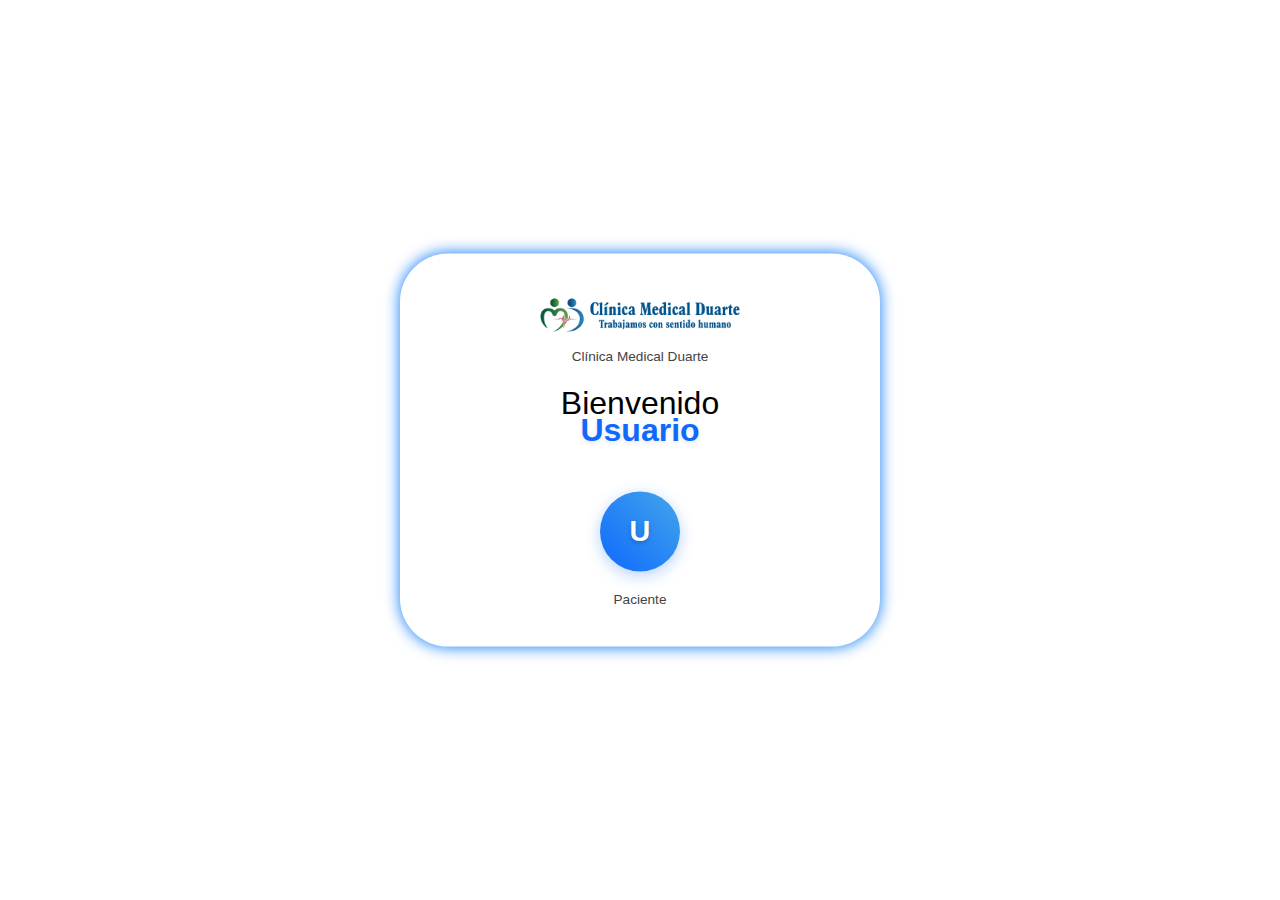
<file: bienvenida.html>
<!DOCTYPE html>
<html lang="es">
<head>
  <meta charset="UTF-8" />
  <meta http-equiv="refresh" content="5; url=dashboard.html">
  <meta name="viewport" content="width=device-width, initial-scale=1.0"/>
  <title>Clínica Medical Duarte</title>
  <link rel="stylesheet" href="styles_bienvenida.css" />
  <link href="https://unpkg.com/boxicons@2.1.4/css/boxicons.min.css" rel="stylesheet"/>
</head>
<body>
  <div class="wrapper2">
    <div class="logo">
      <img src="./assents/imagotipo_cmd@4x.png" alt="Logo"  width="200" />
      <p>Clínica Medical Duarte</p>
    </div>
    <br>
    <div class="Usuario">
      <h1>Bienvenido<br>
        <span id="nombreUsuario">Usuario</span><br><br>
        <div id="avatarUsuario" class="avatar-circle">
          <span id="inicialesUsuario">U</span>
        </div>
      </h1>
    </div>
    <div class="text">
      Paciente
    </div>
  </div>
  <div class="intro">
    <img src="./assents/logo medical duarte.png" alt="Medical Duarte Logo" class="intro-logo" />
  </div>
  <script src="script.js"></script>
</body>
</html>
</file>
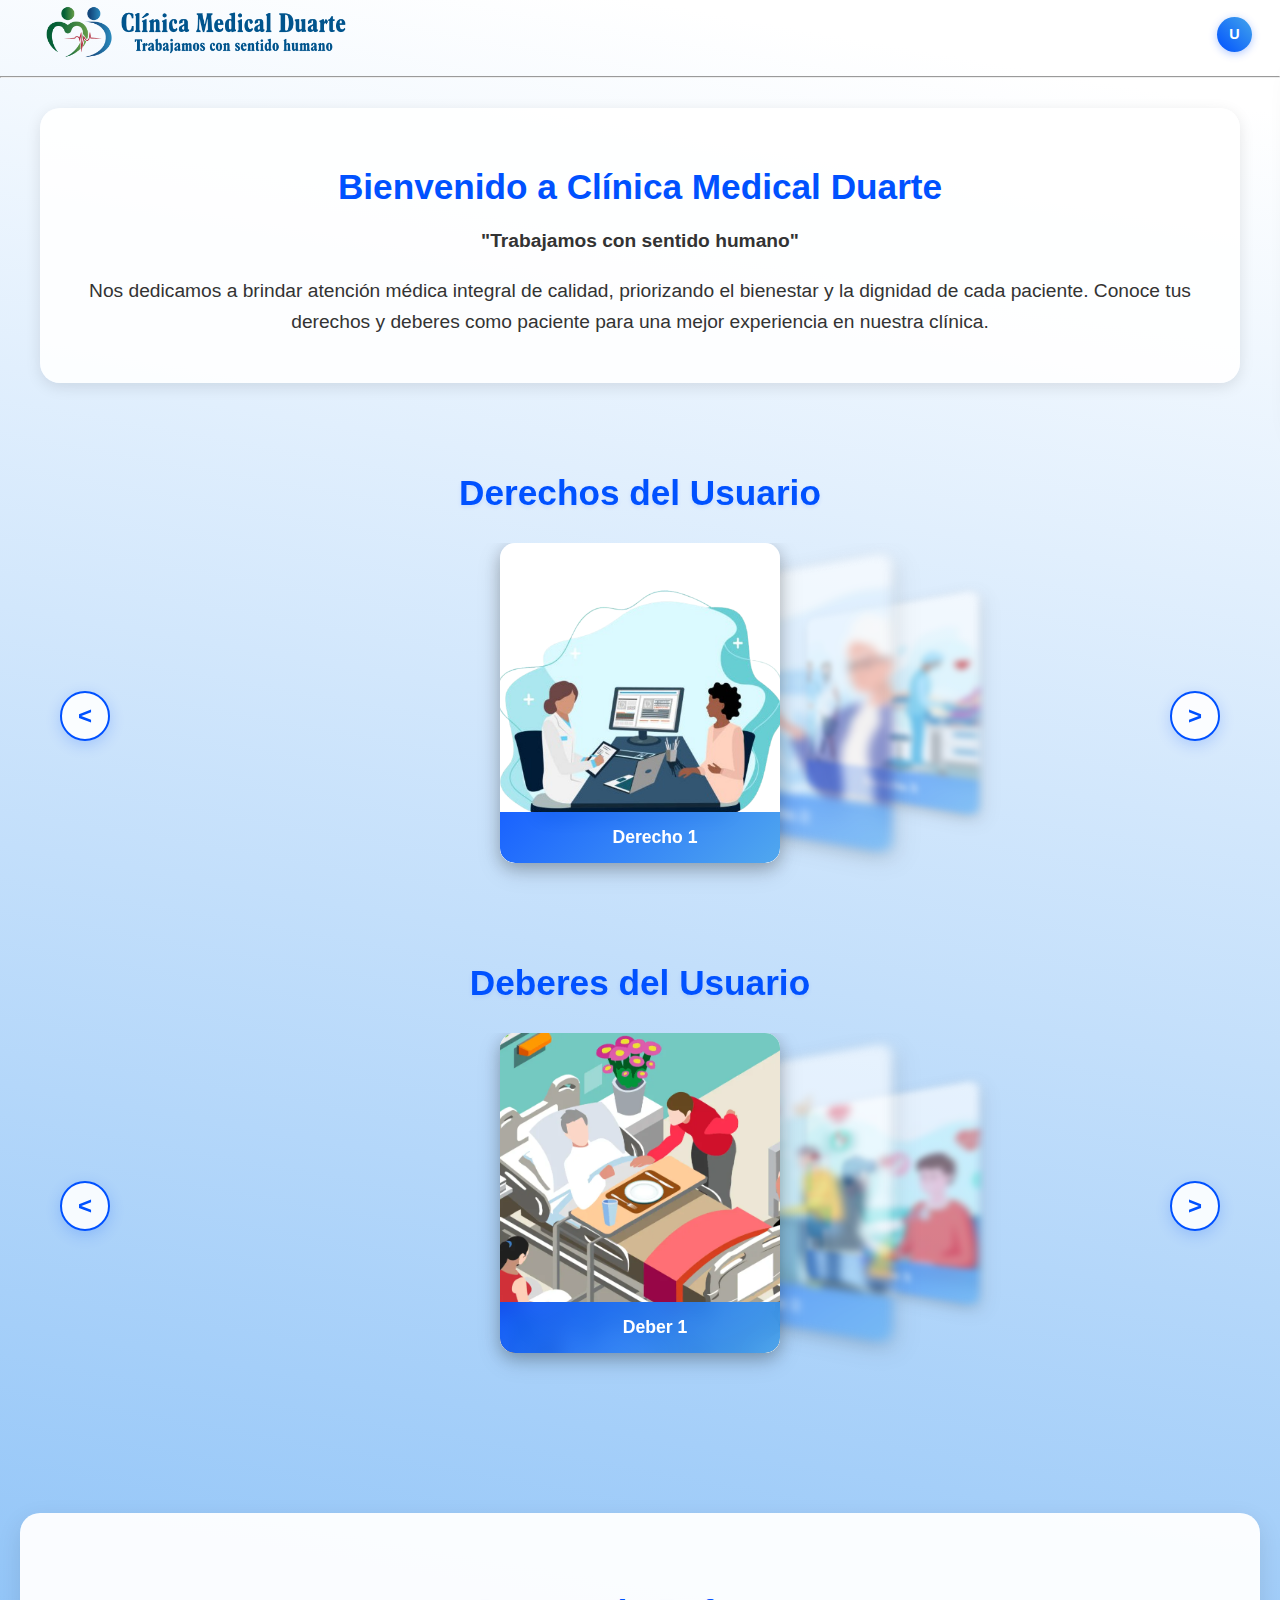
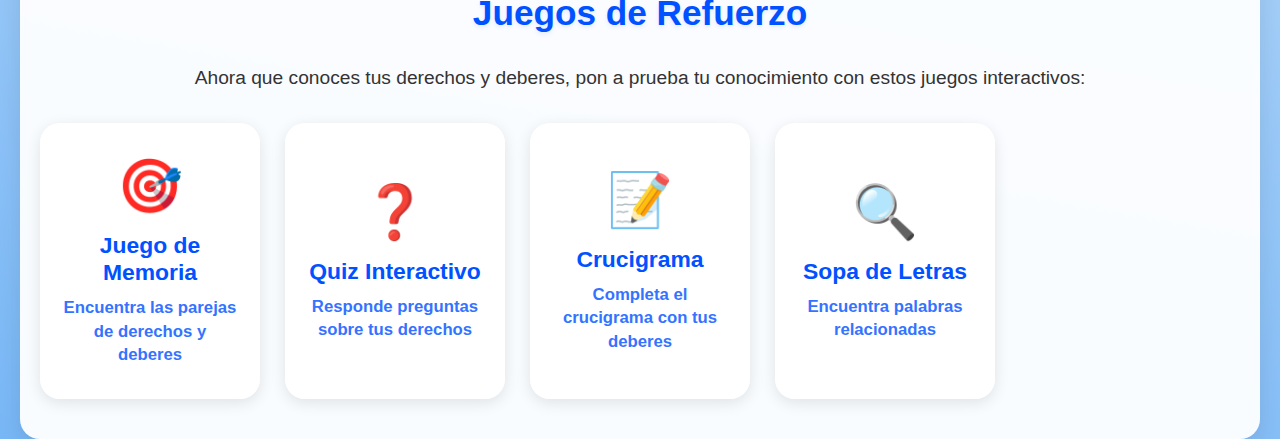
<file: dashboard.html>
<!DOCTYPE html>
<html lang="es">
<head>
    <meta charset="UTF-8" />
    <meta name="viewport" content="width=device-width, initial-scale=1.0" />
    <title>Clínica Medical Duarte</title>
    <link rel="stylesheet" href="styles_dashboard.css" />
    <link rel="stylesheet" href="tarjetas-styles.css" />
    <link rel="icon" href="assents/logo medical duarte - Editado.png" />
</head>
<body>

    <input type="checkbox" id="menu-toggle" style="display: none;">

    <nav class="mini-menu">
        <div class="user-info-section">
            <div class="user-avatar-menu">
                <span id="inicialesMenu">U</span>
            </div>
            <h4 id="nombreUsuarioMenu">Usuario</h4>
            <div class="user-details">
                <p><i class="bx bx-id-card"></i> <span id="documentoInfo">Sin documento</span></p>
                <p><i class="bx bx-hotel"></i> <span id="habitacionInfo">Sin habitación</span></p>
                <p><i class="bx bx-clinic"></i> <span id="servicioInfo">Sin servicio</span></p>
                <p><i class="bx bx-calendar"></i> <span id="datetime"></span></p>
            </div>
        </div>
        <hr class="menu-divider">
        <a href="index.html" class="menu-option logout-option" onclick="cerrarSesion()">
            <i class="bx bx-log-out"></i>
            Cerrar sesión
        </a>
    </nav>

    <header>
        <div class="encabezado">
            <div class="marco-icono">
                <img src="/assents/imagotipo_cmd@4x.png" alt="Logo" style="width:300px; height:auto;">
            </div>
            <label for="menu-toggle" class="imagen" style="cursor: pointer;">
                <div id="avatarHeader" class="header-avatar">
                    <span id="inicialesHeader">U</span>
                </div>
            </label>
        </div>
    </header>

    <hr>

    <div class="contenido-principal">
        <div class="bienvenida">
            <h2>Bienvenido a Clínica Medical Duarte</h2>
            <p><strong>"Trabajamos con sentido humano"</strong></p>
            <p>Nos dedicamos a brindar atención médica integral de calidad, priorizando el bienestar y la dignidad de cada paciente. Conoce tus derechos y deberes como paciente para una mejor experiencia en nuestra clínica.</p>
        </div>
    </div>

    <!-- Sección de Derechos y Deberes -->
    <div class="derechos-deberes-section">
        <h2 class="section-title">Derechos del Usuario</h2>
        <div class="slider" id="slider-derechos">
            <div class="item">
                <div class="card">
                    <div class="face front">
                        <img src="assents/Derechos/Derecho1.png" alt="Derecho 1">
                        <h3>Derecho 1</h3>
                    </div>
                    <div class="face back">
                        <h3>Derecho 1</h3>
                        <p>Conocer todos los trámites administrativos</p>
                    </div>
                </div>
            </div>
            <div class="item">
                <div class="card">
                    <div class="face front">
                        <img src="assents/Derechos/Derecho2.png" alt="Derecho 2">
                        <h3>Derecho 2</h3>
                    </div>
                    <div class="face back">
                        <h3>Derecho 2</h3>
                        <p>Ser informado de todo lo relacionado con su atención</p>
                    </div>
                </div>
            </div>
            <div class="item">
                <div class="card">
                    <div class="face front">
                        <img src="assents/Derechos/Derecho3.png" alt="Derecho 3">
                        <h3>Derecho 3</h3>
                    </div>
                    <div class="face back">
                        <h3>Derecho 3</h3>
                        <p>Recibir atención que salvaguarde su dignidad personal y respete sus valores</p>
                    </div>
                </div>
            </div>
            <div class="item">
                <div class="card">
                    <div class="face front">
                        <img src="assents/Derechos/Derecho4.png" alt="Derecho 4">
                        <h3>Derecho 4</h3>
                    </div>
                    <div class="face back">
                        <h3>Derecho 4</h3>
                        <p>Respetar su privacidad y confidencialidad</p>
                    </div>
                </div>
            </div>
            <div class="item">
                <div class="card">
                    <div class="face front">
                        <img src="assents/Derechos/Derecho5.png" alt="Derecho 5">
                        <h3>Derecho 5</h3>
                    </div>
                    <div class="face back">
                        <h3>Derecho 5</h3>
                        <p>Recibir un trato amable y cortés</p>
                    </div>
                </div>
            </div>
            <div class="item">
                <div class="card">
                    <div class="face front">
                        <img src="assents/Derechos/Derecho6.png" alt="Derecho 6">
                        <h3>Derecho 6</h3>
                    </div>
                    <div class="face back">
                        <h3>Derecho 6</h3>
                        <p>Conocer sobre la enfermedad y tratamientos</p>
                    </div>
                </div>
            </div>
            <div class="item">
                <div class="card">
                    <div class="face front">
                        <img src="assents/Derechos/Derecho7.png" alt="Derecho 7">
                        <h3>Derecho 7</h3>
                    </div>
                    <div class="face back">
                        <h3>Derecho 7</h3>
                        <p>Ser atendido por personal capacitado</p>
                    </div>
                </div>
            </div>
            <div class="item">
                <div class="card">
                    <div class="face front">
                        <img src="assents/Derechos/Derecho8.png" alt="Derecho 8">
                        <h3>Derecho 8</h3>
                    </div>
                    <div class="face back">
                        <h3>Derecho 8</h3>
                        <p>Recibir prescripción de medicamentos y explicación</p>
                    </div>
                </div>
            </div>
            <div class="item">
                <div class="card">
                    <div class="face front">
                        <img src="assents/Derechos/Derecho9.png" alt="Derecho 9">
                        <h3>Derecho 9</h3>
                    </div>
                    <div class="face back">
                        <h3>Derecho 9</h3>
                        <p>Aceptar o rechazar procedimientos</p>
                    </div>
                </div>
            </div>
            <div class="item">
                <div class="card">
                    <div class="face front">
                        <img src="assents/Derechos/Derecho10.png" alt="Derecho 10">
                        <h3>Derecho 10</h3>
                    </div>
                    <div class="face back">
                        <h3>Derecho 10</h3>
                        <p>Recibir atención según necesidades</p>
                    </div>
                </div>
            </div>
            <button class="next">></button>
            <button class="prev"><</button>
        </div>

        <h2 class="section-title">Deberes del Usuario</h2>
        <div class="slider" id="slider-deberes">
            <div class="item">
                <div class="card">
                    <div class="face front">
                        <img src="assents/Deberes/Deberes1.png" alt="Deber 1">
                        <h3>Deber 1</h3>
                    </div>
                    <div class="face back">
                        <h3>Deber 1</h3>
                        <p>Mantener el orden y aseo en la institución</p>
                    </div>
                </div>
            </div>
            <div class="item">
                <div class="card">
                    <div class="face front">
                        <img src="assents/Deberes/Deberes2.png" alt="Deber 2">
                        <h3>Deber 2</h3>
                    </div>
                    <div class="face back">
                        <h3>Deber 2</h3>
                        <p>Cumplir las normas y actuar de buena fe</p>
                    </div>
                </div>
            </div>
            <div class="item">
                <div class="card">
                    <div class="face front">
                        <img src="assents/Deberes/Deberes3.png" alt="Deber 3">
                        <h3>Deber 3</h3>
                    </div>
                    <div class="face back">
                        <h3>Deber 3</h3>
                        <p>Exponer su estado de salud y motivo de visita</p>
                    </div>
                </div>
            </div>
            <div class="item">
                <div class="card">
                    <div class="face front">
                        <img src="assents/Deberes/Deberes4.png" alt="Deber 4">
                        <h3>Deber 4</h3>
                    </div>
                    <div class="face back">
                        <h3>Deber 4</h3>
                        <p>Seguir las recomendaciones médicas</p>
                    </div>
                </div>
            </div>
            <div class="item">
                <div class="card">
                    <div class="face front">
                        <img src="assents/Deberes/Deberes5.png" alt="Deber 5">
                        <h3>Deber 5</h3>
                    </div>
                    <div class="face back">
                        <h3>Deber 5</h3>
                        <p>No solicitar servicios con información engañosa</p>
                    </div>
                </div>
            </div>
            <div class="item">
                <div class="card">
                    <div class="face front">
                        <img src="assents/Deberes/Deberes6.png" alt="Deber 6">
                        <h3>Deber 6</h3>
                    </div>
                    <div class="face back">
                        <h3>Deber 6</h3>
                        <p>Brindar información para un buen servicio</p>
                    </div>
                </div>
            </div>
            <div class="item">
                <div class="card">
                    <div class="face front">
                        <img src="assents/Deberes/Deberes7.png" alt="Deber 7">
                        <h3>Deber 7</h3>
                    </div>
                    <div class="face back">
                        <h3>Deber 7</h3>
                        <p>Informar actos que afecten a la clínica</p>
                    </div>
                </div>
            </div>
            <div class="item">
                <div class="card">
                    <div class="face front">
                        <img src="assents/Deberes/Deberes8.png" alt="Deber 8">
                        <h3>Deber 8</h3>
                    </div>
                    <div class="face back">
                        <h3>Deber 8</h3>
                        <p>Cumplir citas y requerimientos</p>
                    </div>
                </div>
            </div>
            <div class="item">
                <div class="card">
                    <div class="face front">
                        <img src="assents/Deberes/Deberes9.png" alt="Deber 9">
                        <h3>Deber 9</h3>
                    </div>
                    <div class="face back">
                        <h3>Deber 9</h3>
                        <p>Respetar al personal y a los usuarios</p>
                    </div>
                </div>
            </div>
            <div class="item">
                <div class="card">
                    <div class="face front">
                        <img src="assents/Deberes/Deberes10.png" alt="Deber 10">
                        <h3>Deber 10</h3>
                    </div>
                    <div class="face back">
                        <h3>Deber 10</h3>
                        <p>Brindar un trato amable y digno</p>
                    </div>
                </div>
            </div>
            <button class="next">></button>
            <button class="prev"><</button>
        </div>

    </div>

    <!-- Sección de Juegos -->
    <div class="juegos-section">
        <h2 class="section-title">Juegos de Refuerzo</h2>
        <p class="juegos-descripcion">Ahora que conoces tus derechos y deberes, pon a prueba tu conocimiento con estos juegos interactivos:</p>
        
        <div class="accesos-rapidos">
            <a href="memoria.html" class="acceso-btn">
                <div class="juego-icon">🎯</div>
                <h3>Juego de Memoria</h3>
                <p>Encuentra las parejas de derechos y deberes</p>
            </a>
            <a href="quiz.html" class="acceso-btn">
                <div class="juego-icon">❓</div>
                <h3>Quiz Interactivo</h3>
                <p>Responde preguntas sobre tus derechos</p>
            </a>
            <a href="crucigrama.html" class="acceso-btn">
                <div class="juego-icon">📝</div>
                <h3>Crucigrama</h3>
                <p>Completa el crucigrama con tus deberes</p>
            </a>
            <a href="sopa-letras.html" class="acceso-btn">
                <div class="juego-icon">🔍</div>
                <h3>Sopa de Letras</h3>
                <p>Encuentra palabras relacionadas</p>
            </a>
        </div>
    </div>

    <script src="script.js"></script>
    <script src="tarjetas-script.js"></script>
</body>
</html>
</file>
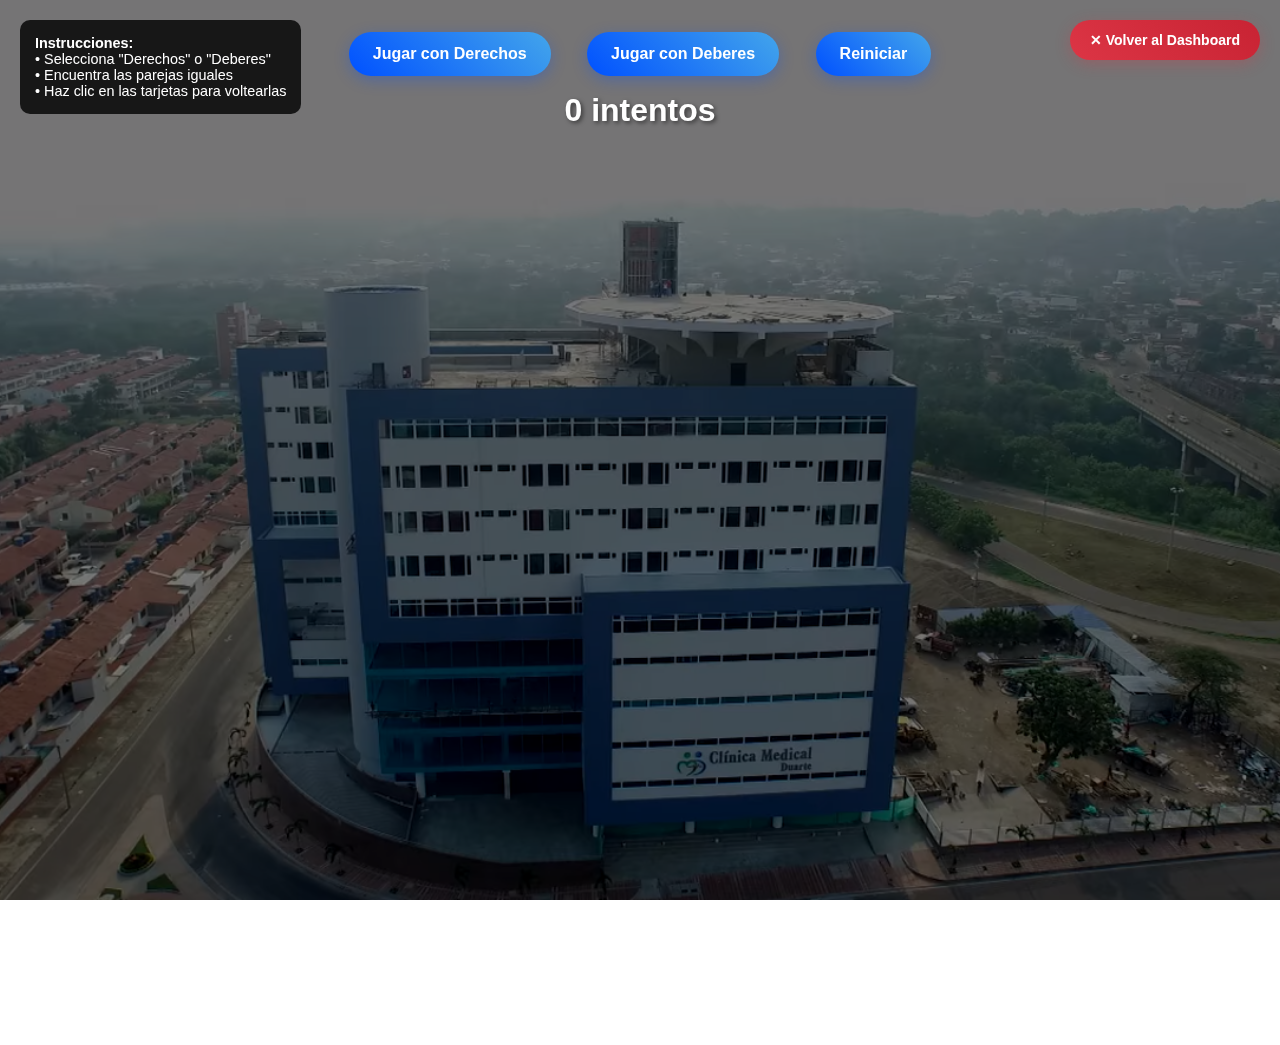
<file: memoria.html>
<!DOCTYPE html>
<html lang="es">
<head>
    <meta charset="UTF-8">
    <meta name="viewport" content="width=device-width, initial-scale=1.0">
    <title>Juego de Memoria - Clínica Medical Duarte</title>
    <link rel="stylesheet" href="memoria-styles.css">
    <link rel="icon" href="assents/logo medical duarte - Editado.png">
</head>
<body>
    <div class="btn-salir">
        <a href="dashboard.html" class="salir-btn">✕ Volver al Dashboard</a>
    </div>
    
    <div id="controls">
        <button onclick="startGame('derechos')">Jugar con Derechos</button>
        <button onclick="startGame('deberes')">Jugar con Deberes</button>
        <button id="btn-reiniciar" type="button">Reiniciar</button>
    </div>
    
    <div id="stats">0 intentos</div>
    
    <div id="wrapper">
        <div id="game"></div>
    </div>
    
    <script src="memoria-script.js"></script>
</body>
</html>
</file>
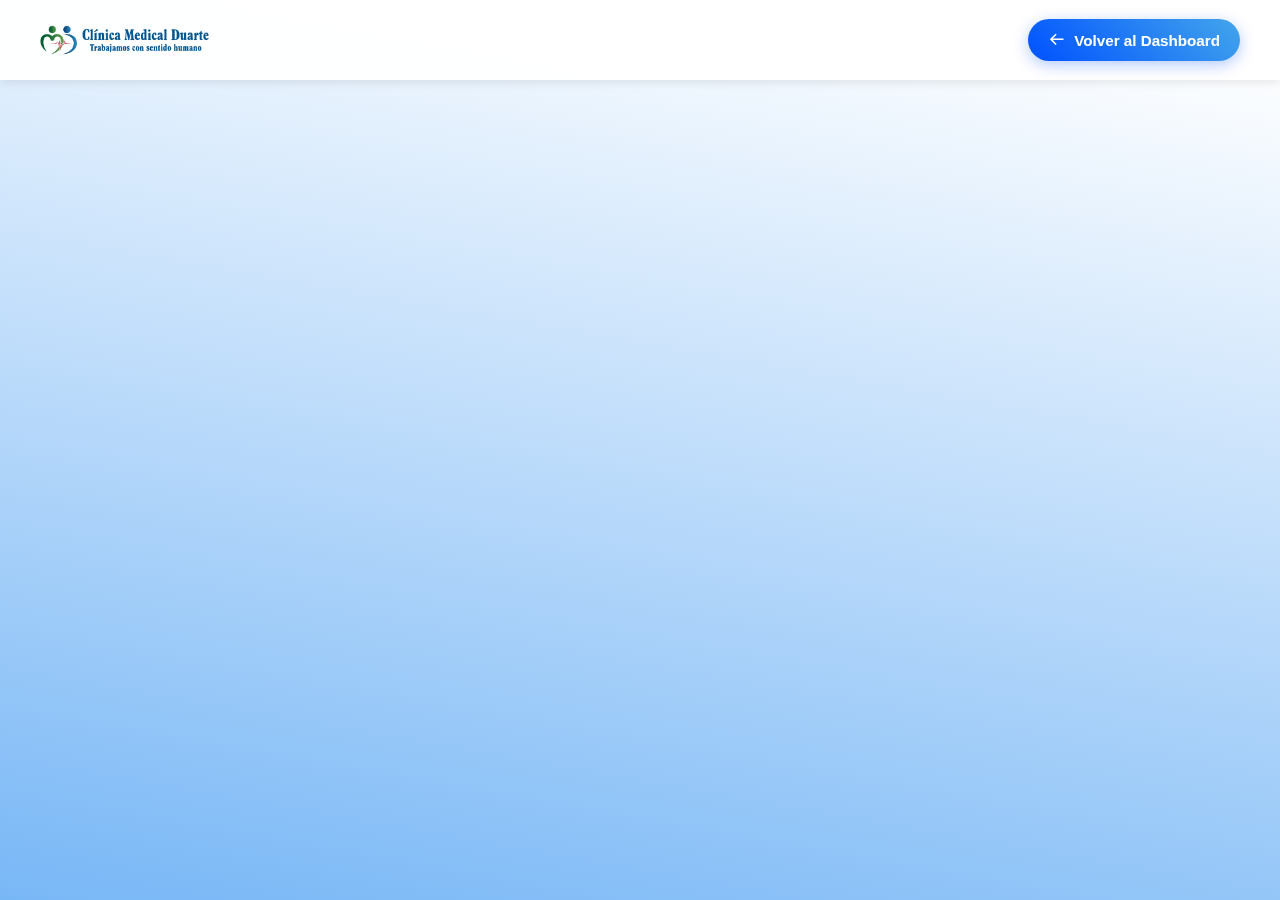
<file: juegos/clasifica/clasifica.html>
<!DOCTYPE html>
<html lang="es">
<head>
    <meta charset="UTF-8" />
    <meta name="viewport" content="width=device-width, initial-scale=1.0"/>
    <title>Clasificación: Derechos vs Deberes - Clínica Medical Duarte</title>
    <link href="https://unpkg.com/boxicons@2.1.4/css/boxicons.min.css" rel="stylesheet">
    <link rel="stylesheet" href="clasifica.css" />
</head>
<body>

   
<!-- Header corregido -->
<header class="game-header">
    <div class="header-content">
        <div class="logo-section">
            <div class="marco-icono">
                <img src="/../assents/imagotipo_cmd@4x.png" alt="Logo Clínica Medical Duarte">
            </div>
        </div>
        <a href="/../dashboard.html" class="back-btn">
            <i class="bx bx-arrow-back"></i>
            <span>Volver al Dashboard</span>
        </a>
    </div>
</header>

    <div class="game-container">
        <div class="game-title fade-in">
            <h1>Clasificación: Derechos vs Deberes</h1>
            <p>Arrastra cada concepto a la categoría correcta según los conocimientos adquiridos</p>
        </div>

        <div class="stats-panel fade-in">
            <div class="stat-item">
                <span class="stat-number" id="score">0</span>
                <span class="stat-label">Puntos</span>
            </div>
            <div class="stat-item">
                <span class="stat-number" id="correctCount">0</span>
                <span class="stat-label">Correctas</span>
            </div>
            <div class="stat-item">
                <span class="stat-number" id="totalCount">16</span>
                <span class="stat-label">Total</span>
            </div>
            <div class="stat-item">
                <span class="stat-number" id="accuracy">0%</span>
                <span class="stat-label">Precisión</span>
            </div>
        </div>

        <div class="game-board fade-in">

            <div class="drop-zone" id="derechos-zone" data-type="derechos">
                <div class="zone-header derechos-header">
                    <h2 class="zone-title"><i class='bx bx-shield-check'></i> Derechos</h2>
                    <p class="zone-subtitle">Lo que puedes exigir como paciente</p>
                </div>
                <div id="derechos-cards" class="dropped-cards"></div>
            </div>

            <div class="cards-area">
                <h3 class="cards-title">
                    <i class='bx bx-collection'></i> 
                    Arrastra los conceptos
                </h3>
                <div id="cards-container" class="cards-container"></div>
            </div>

            <div class="drop-zone" id="deberes-zone" data-type="deberes">
                <div class="zone-header deberes-header">
                    <h2 class="zone-title"><i class='bx bx-task'></i> Deberes</h2>
                    <p class="zone-subtitle">Tus responsabilidades como paciente</p>
                </div>
                <div id="deberes-cards" class="dropped-cards"></div>
            </div>
        </div>

        <div class="game-controls fade-in">
            <button class="control-btn" onclick="verificarResultados()">
                <i class='bx bx-check-circle'></i> Verificar Respuestas
            </button>
            <button class="control-btn secondary" onclick="reiniciarJuego()">
                <i class='bx bx-reset'></i> Reiniciar
            </button>
            <button class="control-btn secondary" onclick="mostrarAyuda()">
                <i class='bx bx-help-circle'></i> Ayuda
            </button>
        </div>
    </div>

    <div class="modal" id="resultModal">
        <div class="modal-content">
            <h2 id="modalTitle">¡Excelente trabajo!</h2>
            <p id="modalMessage">Has completado el ejercicio correctamente.</p>
            <div class="game-controls">
                <button class="control-btn" onclick="cerrarModal()">
                    <i class='bx bx-x'></i> Cerrar
                </button>
                <button class="control-btn secondary" onclick="reiniciarJuego(); cerrarModal();">
                    <i class='bx bx-reset'></i> Jugar de nuevo
                </button>
            </div>
        </div>
    </div>

    <script src="clasifica.js"></script>
</body>
</html>
</file>
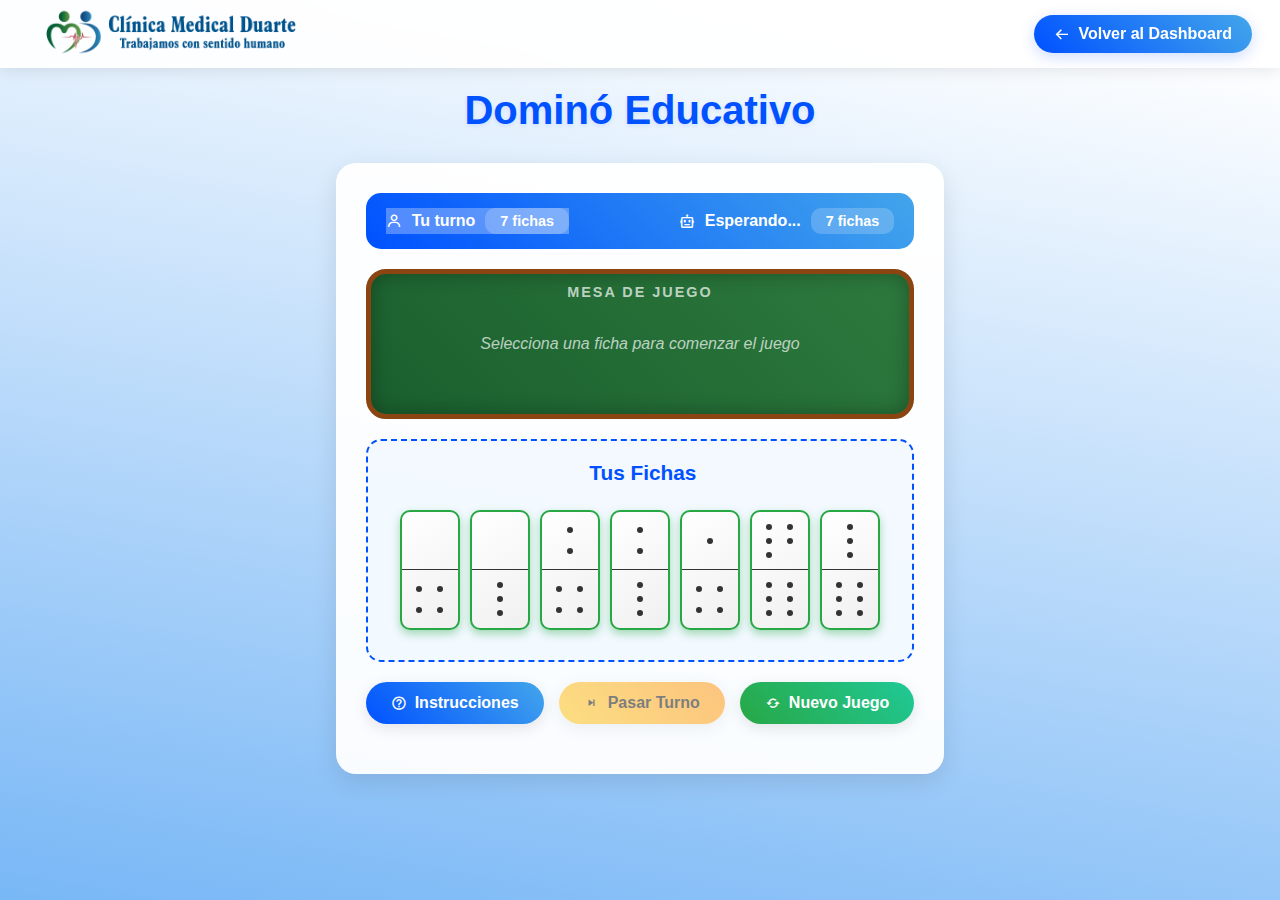
<file: juegos/domino/domino.html>
<!DOCTYPE html>
<html lang="es">
<head>
    <meta charset="UTF-8">
    <meta name="viewport" content="width=device-width, initial-scale=1.0">
    <title>Dominó Educativo - Clínica Medical Duarte</title>
    <link href="https://unpkg.com/boxicons@2.1.4/css/boxicons.min.css" rel="stylesheet">
    <style>
        * {
            margin: 0;
            padding: 0;
            box-sizing: border-box;
            font-family: 'Quicksand', Arial, sans-serif;
        }

        body {
            background: linear-gradient(190deg, #ffffff 5%, #78b7f6 100%);
            min-height: 100vh;
            display: flex;
            flex-direction: column;
        }

        /* Header */
        .encabezado {
            display: flex;
            align-items: center;
            justify-content: space-between;
            padding: 0 28px;
            height: 68px;
            background: rgba(255, 255, 255, 0.9);
            backdrop-filter: blur(15px);
            box-shadow: 0 2px 15px rgba(0, 0, 0, 0.1);
        }

        .marco-icono img {
            height: 50px;
            margin: 0 18px;
        }

        .volver-btn {
            display: flex;
            align-items: center;
            gap: 8px;
            background: linear-gradient(45deg, #0051ff, #43a5eb);
            color: white;
            text-decoration: none;
            padding: 10px 20px;
            border-radius: 25px;
            font-weight: 600;
            transition: all 0.3s ease;
            box-shadow: 0 4px 15px rgba(0, 81, 255, 0.2);
        }

        .volver-btn:hover {
            transform: translateY(-2px);
            box-shadow: 0 6px 20px rgba(0, 81, 255, 0.3);
        }

        /* Contenedor principal */
        .game-container {
            max-width: 1200px;
            margin: 20px auto;
            padding: 0 20px;
            flex: 1;
        }

        .titulo-juego {
            text-align: center;
            color: #0051ff;
            font-size: 2.5em;
            margin-bottom: 30px;
            font-weight: 700;
            text-shadow: 0 2px 4px rgba(0, 81, 255, 0.1);
        }

        /* Panel de instrucciones */
        .instrucciones-panel {
            background: rgba(255, 255, 255, 0.95);
            border-radius: 20px;
            padding: 30px;
            margin-bottom: 20px;
            box-shadow: 0 4px 15px rgba(0, 0, 0, 0.1);
            display: none;
        }

        .instrucciones-panel.visible {
            display: block;
        }

        .instrucciones-titulo {
            color: #0051ff;
            font-size: 1.8em;
            margin-bottom: 15px;
            font-weight: 600;
        }

        .instrucciones-lista {
            list-style: none;
            padding: 0;
        }

        .instrucciones-lista li {
            margin: 10px 0;
            padding: 10px 0;
            border-bottom: 1px solid #eee;
            display: flex;
            align-items: center;
            gap: 10px;
        }

        .instrucciones-lista li:before {
            content: "✓";
            color: #28a745;
            font-weight: bold;
            font-size: 1.2em;
        }

        /* Área de juego */
        .juego-area {
            background: rgba(255, 255, 255, 0.95);
            border-radius: 20px;
            padding: 30px;
            box-shadow: 0 8px 25px rgba(0, 0, 0, 0.1);
        }

        .estado-juego {
            display: flex;
            justify-content: space-between;
            align-items: center;
            margin-bottom: 20px;
            padding: 15px 20px;
            background: linear-gradient(45deg, #0051ff, #43a5eb);
            color: white;
            border-radius: 15px;
        }

        .jugador-info {
            display: flex;
            align-items: center;
            gap: 10px;
            font-weight: 600;
        }

        .puntuacion {
            background: rgba(255, 255, 255, 0.2);
            padding: 5px 15px;
            border-radius: 10px;
            font-size: 0.9em;
        }

        /* Mesa de juego */
        .mesa {
            background: linear-gradient(45deg, #1a5f2e, #2d7a3d);
            border: 5px solid #8B4513;
            border-radius: 20px;
            padding: 30px;
            margin: 20px 0;
            min-height: 150px;
            display: flex;
            flex-wrap: wrap;
            justify-content: center;
            align-items: center;
            gap: 5px;
            box-shadow: inset 0 0 20px rgba(0, 0, 0, 0.3);
            position: relative;
        }

        .mesa:before {
            content: "MESA DE JUEGO";
            position: absolute;
            top: 10px;
            left: 50%;
            transform: translateX(-50%);
            color: rgba(255, 255, 255, 0.7);
            font-size: 0.9em;
            font-weight: bold;
            letter-spacing: 2px;
        }

        /* Fichas */
        .ficha {
            background: linear-gradient(145deg, #ffffff, #f0f0f0);
            border: 2px solid #333;
            border-radius: 10px;
            width: 60px;
            height: 120px;
            display: flex;
            flex-direction: column;
            justify-content: space-between;
            align-items: center;
            cursor: pointer;
            box-shadow: 0 4px 8px rgba(0, 0, 0, 0.3), inset 0 1px 0 rgba(255, 255, 255, 0.5);
            transition: all 0.3s ease;
            position: relative;
        }

        .ficha:hover {
            transform: translateY(-5px) scale(1.05);
            box-shadow: 0 8px 16px rgba(0, 81, 255, 0.3), inset 0 1px 0 rgba(255, 255, 255, 0.5);
            border-color: #0051ff;
        }

        .ficha.jugable {
            animation: pulse 2s infinite;
            border-color: #28a745;
            box-shadow: 0 4px 8px rgba(40, 167, 69, 0.4);
        }

        @keyframes pulse {
            0% { box-shadow: 0 4px 8px rgba(40, 167, 69, 0.4); }
            50% { box-shadow: 0 6px 12px rgba(40, 167, 69, 0.6); }
            100% { box-shadow: 0 4px 8px rgba(40, 167, 69, 0.4); }
        }

        .lado {
            display: flex;
            justify-content: center;
            align-items: center;
            width: 100%;
            height: 50%;
            font-size: 1.8em;
            font-weight: bold;
            color: #333;
            position: relative;
        }

        .lado:first-child {
            border-bottom: 1px solid #333;
        }

        /* Puntos del dominó */
        .puntos {
            display: grid;
            width: 40px;
            height: 40px;
            gap: 2px;
            align-items: center;
            justify-items: center;
        }

        .puntos[data-valor="0"] { grid-template: none; }
        .puntos[data-valor="1"] { grid-template: 1fr / 1fr; }
        .puntos[data-valor="2"] { grid-template: 1fr 1fr / 1fr; }
        .puntos[data-valor="3"] { grid-template: 1fr 1fr 1fr / 1fr; }
        .puntos[data-valor="4"] { grid-template: 1fr 1fr / 1fr 1fr; }
        .puntos[data-valor="5"] { grid-template: 1fr 1fr 1fr / 1fr 1fr; }
        .puntos[data-valor="6"] { grid-template: 1fr 1fr 1fr / 1fr 1fr; }

        .punto {
            width: 6px;
            height: 6px;
            background: #333;
            border-radius: 50%;
        }

        /* Área de fichas del jugador */
        .fichas-jugador {
            background: rgba(240, 248, 255, 0.8);
            border: 2px dashed #0051ff;
            border-radius: 15px;
            padding: 20px;
            margin: 20px 0;
        }

        .fichas-titulo {
            color: #0051ff;
            font-size: 1.3em;
            font-weight: 600;
            margin-bottom: 15px;
            text-align: center;
        }

        .fichas-container {
            display: flex;
            flex-wrap: wrap;
            justify-content: center;
            gap: 10px;
            min-height: 140px;
            align-items: center;
        }

        .fichas-container:empty:before {
            content: "¡Has usado todas tus fichas!";
            color: #28a745;
            font-weight: bold;
            font-size: 1.2em;
        }

        /* Controles */
        .controles {
            display: flex;
            justify-content: center;
            gap: 15px;
            margin: 20px 0;
            flex-wrap: wrap;
        }

        .btn {
            padding: 12px 25px;
            border: none;
            border-radius: 25px;
            font-size: 1em;
            font-weight: 600;
            cursor: pointer;
            transition: all 0.3s ease;
            display: flex;
            align-items: center;
            gap: 8px;
            box-shadow: 0 4px 15px rgba(0, 0, 0, 0.1);
        }

        .btn-primario {
            background: linear-gradient(45deg, #0051ff, #43a5eb);
            color: white;
        }

        .btn-secundario {
            background: linear-gradient(45deg, #6c757d, #495057);
            color: white;
        }

        .btn-success {
            background: linear-gradient(45deg, #28a745, #20c997);
            color: white;
        }

        .btn-warning {
            background: linear-gradient(45deg, #ffc107, #ff8c00);
            color: black;
        }

        .btn:hover {
            transform: translateY(-2px);
            box-shadow: 0 6px 20px rgba(0, 0, 0, 0.2);
        }

        .btn:disabled {
            opacity: 0.5;
            cursor: not-allowed;
            transform: none;
        }

        /* Panel de resultados */
        .resultado-panel {
            background: linear-gradient(45deg, #0051ff, #43a5eb);
            color: white;
            padding: 20px;
            border-radius: 15px;
            text-align: center;
            margin: 20px 0;
            display: none;
        }

        .resultado-panel.visible {
            display: block;
            animation: slideDown 0.5s ease-out;
        }

        @keyframes slideDown {
            from { transform: translateY(-20px); opacity: 0; }
            to { transform: translateY(0); opacity: 1; }
        }

        /* Panel final */
        .panel-final {
            position: fixed;
            top: 0;
            left: 0;
            width: 100%;
            height: 100%;
            background: rgba(0, 0, 0, 0.8);
            display: flex;
            justify-content: center;
            align-items: center;
            z-index: 1000;
            display: none;
        }

        .panel-final.visible {
            display: flex;
            animation: fadeIn 0.5s ease-out;
        }

        @keyframes fadeIn {
            from { opacity: 0; }
            to { opacity: 1; }
        }

        .modal-content {
            background: white;
            border-radius: 20px;
            padding: 40px;
            max-width: 500px;
            width: 90%;
            text-align: center;
            box-shadow: 0 20px 60px rgba(0, 0, 0, 0.3);
        }

        .modal-emoji {
            font-size: 4em;
            margin-bottom: 20px;
            animation: bounce 1s ease-out;
        }

        .modal-titulo {
            color: #0051ff;
            font-size: 2em;
            margin-bottom: 15px;
            font-weight: 700;
        }

        .modal-mensaje {
            color: #555;
            font-size: 1.2em;
            margin-bottom: 30px;
            line-height: 1.6;
        }

        /* Responsive */
        @media (max-width: 768px) {
            .encabezado {
                padding: 0 15px;
                height: 60px;
            }

            .game-container {
                padding: 0 15px;
                margin: 15px auto;
            }

            .titulo-juego {
                font-size: 2em;
                margin-bottom: 20px;
            }

            .juego-area {
                padding: 20px 15px;
            }

            .estado-juego {
                flex-direction: column;
                gap: 10px;
            }

            .mesa {
                padding: 20px 15px;
                min-height: 120px;
            }

            .ficha {
                width: 50px;
                height: 100px;
            }

            .lado {
                font-size: 1.5em;
            }

            .puntos {
                width: 30px;
                height: 30px;
            }

            .punto {
                width: 4px;
                height: 4px;
            }

            .controles {
                flex-direction: column;
                align-items: center;
            }

            .btn {
                width: 200px;
                justify-content: center;
            }

            .modal-content {
                padding: 30px 20px;
                margin: 20px;
            }
        }
    </style>
</head>
<body>
     <header class="encabezado">
        <div class="marco-icono">
            <img src="/../assents/imagotipo_cmd@4x.png" alt="Logo" style="width:250px; height:auto;">
        </div>
        <a href="/../dashboard.html" class="volver-btn">
            <i class="bx bx-arrow-back"></i>
            Volver al Dashboard
        </a>
    </header>

    <div class="game-container">
        <h1 class="titulo-juego">Dominó Educativo</h1>

        <!-- Panel de instrucciones -->
        <div class="instrucciones-panel" id="instruccionesPanel">
            <h2 class="instrucciones-titulo">
                <i class="bx bx-info-circle"></i> ¿Cómo jugar?
            </h2>
            <ul class="instrucciones-lista">
                <li>Cada jugador recibe 7 fichas al inicio del juego</li>
                <li>El objetivo es quedarse sin fichas antes que la computadora</li>
                <li>Solo puedes colocar fichas que coincidan con los extremos de la mesa</li>
                <li>Si no puedes jugar, debes pasar el turno</li>
                <li>Las fichas que puedes jugar se iluminarán en verde</li>
                <li>Haz clic en una ficha para colocarla en la mesa</li>
            </ul>
        </div>

        <div class="juego-area">
            <!-- Estado del juego -->
            <div class="estado-juego">
                <div class="jugador-info">
                    <i class="bx bx-user"></i>
                    <span>Tu turno</span>
                    <div class="puntuacion" id="fichasJugador">7 fichas</div>
                </div>
                <div class="jugador-info">
                    <i class="bx bx-bot"></i>
                    <span>Computadora</span>
                    <div class="puntuacion" id="fichasIA">7 fichas</div>
                </div>
            </div>

            <!-- Mesa de juego -->
            <div class="mesa" id="mesa">
                <div style="color: rgba(255,255,255,0.7); font-style: italic;">
                    Selecciona una ficha para comenzar el juego
                </div>
            </div>

            <!-- Fichas del jugador -->
            <div class="fichas-jugador">
                <div class="fichas-titulo">
                    <i class="bx bx-games"></i> Tus Fichas
                </div>
                <div class="fichas-container" id="tusFichas"></div>
            </div>

            <!-- Controles -->
            <div class="controles">
                <button class="btn btn-primario" onclick="toggleInstrucciones()">
                    <i class="bx bx-help-circle"></i> Instrucciones
                </button>
                <button class="btn btn-warning" onclick="pasarTurno()" id="pasarBtn" disabled>
                    <i class="bx bx-skip-next"></i> Pasar Turno
                </button>
                <button class="btn btn-success" onclick="reiniciarJuego()">
                    <i class="bx bx-refresh"></i> Nuevo Juego
                </button>
            </div>

            <!-- Panel de resultado -->
            <div class="resultado-panel" id="resultadoPanel">
                <div id="mensajeResultado"></div>
            </div>
        </div>
    </div>

    <!-- Panel final -->
    <div class="panel-final" id="panelFinal">
        <div class="modal-content">
            <div class="modal-emoji" id="modalEmoji">🎉</div>
            <h2 class="modal-titulo" id="modalTitulo">¡Juego Terminado!</h2>
            <p class="modal-mensaje" id="modalMensaje">¡Gracias por jugar!</p>
            <div class="controles">
                <button class="btn btn-success" onclick="reiniciarJuego()">
                    <i class="bx bx-refresh"></i> Jugar de Nuevo
                </button>
                <a href="/../dashboard.html" class="btn btn-secundario">
                    <i class="bx bx-home"></i> Volver al Dashboard
                </a>
            </div>
        </div>
    </div>

    <script>
        // Variables del juego
        let jugador = [];
        let ia = [];
        let mesaFichas = [];
        let turno = 'jugador';
        let juegoTerminado = false;

        // Generar todas las fichas de dominó
        function generarFichas() {
            let todas = [];
            for (let i = 0; i <= 6; i++) {
                for (let j = i; j <= 6; j++) {
                    todas.push([i, j]);
                }
            }
            return todas.sort(() => Math.random() - 0.5);
        }

        // Crear puntos visuales para las fichas
        function crearPuntos(valor) {
            const puntosDiv = document.createElement('div');
            puntosDiv.className = 'puntos';
            puntosDiv.setAttribute('data-valor', valor);

            if (valor === 0) return puntosDiv;

            const posiciones = {
                1: [[1, 1]],
                2: [[0, 0], [1, 1]],
                3: [[0, 0], [1, 1], [2, 2]],
                4: [[0, 0], [0, 1], [1, 0], [1, 1]],
                5: [[0, 0], [0, 1], [1, 1], [2, 0], [2, 1]],
                6: [[0, 0], [0, 1], [1, 0], [1, 1], [2, 0], [2, 1]]
            };

            if (posiciones[valor]) {
                posiciones[valor].forEach(() => {
                    const punto = document.createElement('div');
                    punto.className = 'punto';
                    puntosDiv.appendChild(punto);
                });
            }

            return puntosDiv;
        }

        // Dibujar una ficha
        function dibujarFicha(valores, contenedor, clickable = false) {
            const ficha = document.createElement('div');
            ficha.classList.add('ficha');
            ficha.dataset.valores = JSON.stringify(valores);

            const arriba = document.createElement('div');
            arriba.classList.add('lado');
            arriba.appendChild(crearPuntos(valores[0]));

            const abajo = document.createElement('div');
            abajo.classList.add('lado');
            abajo.appendChild(crearPuntos(valores[1]));

            ficha.appendChild(arriba);
            ficha.appendChild(abajo);

            if (clickable) {
                ficha.onclick = () => jugarFicha(valores, ficha);
            }

            contenedor.appendChild(ficha);
            return ficha;
        }

        // Verificar si una ficha se puede jugar
        function puedeJugar(ficha) {
            if (mesaFichas.length === 0) return true;
            
            const extremoIzq = mesaFichas[0][0];
            const extremoDer = mesaFichas[mesaFichas.length - 1][1];
            
            return ficha[0] === extremoIzq || ficha[1] === extremoIzq || 
                   ficha[0] === extremoDer || ficha[1] === extremoDer;
        }

        // Renderizar fichas
        function renderFichas() {
            const tusFichasContainer = document.getElementById('tusFichas');
            tusFichasContainer.innerHTML = '';

            jugador.forEach(ficha => {
                const fichaElement = dibujarFicha(ficha, tusFichasContainer, true);
                if (turno === 'jugador' && puedeJugar(ficha)) {
                    fichaElement.classList.add('jugable');
                }
            });

            const mesaContainer = document.getElementById('mesa');
            if (mesaFichas.length === 0) {
                mesaContainer.innerHTML = '<div style="color: rgba(255,255,255,0.7); font-style: italic;">Selecciona una ficha para comenzar el juego</div>';
            } else {
                mesaContainer.innerHTML = '';
                mesaFichas.forEach(ficha => dibujarFicha(ficha, mesaContainer, false));
            }

            // Actualizar contadores
            document.getElementById('fichasJugador').textContent = `${jugador.length} fichas`;
            document.getElementById('fichasIA').textContent = `${ia.length} fichas`;

            // Actualizar botón de pasar
            const pasarBtn = document.getElementById('pasarBtn');
            const puedeJugarAlgo = jugador.some(ficha => puedeJugar(ficha));
            pasarBtn.disabled = puedeJugarAlgo || turno !== 'jugador';

            actualizarEstadoJuego();
        }

        // Actualizar el estado del juego
        function actualizarEstadoJuego() {
            const estadoJuego = document.querySelector('.estado-juego');
            const jugadorInfo = estadoJuego.children[0];
            const iaInfo = estadoJuego.children[1];

            if (turno === 'jugador') {
                jugadorInfo.style.background = 'rgba(255, 255, 255, 0.3)';
                iaInfo.style.background = 'transparent';
            } else {
                jugadorInfo.style.background = 'transparent';
                iaInfo.style.background = 'rgba(255, 255, 255, 0.3)';
            }

            jugadorInfo.children[1].textContent = turno === 'jugador' ? 'Tu turno' : 'Esperando...';
            iaInfo.children[1].textContent = turno === 'ia' ? 'Jugando...' : 'Esperando...';
        }

        // Jugar una ficha
        function jugarFicha(ficha, fichaElement) {
            if (turno !== 'jugador' || juegoTerminado || !puedeJugar(ficha)) return;

            // Orientar la ficha correctamente
            let fichaOrientada = [...ficha];
            if (mesaFichas.length > 0) {
                const extremoIzq = mesaFichas[0][0];
                const extremoDer = mesaFichas[mesaFichas.length - 1][1];
                
                if (ficha[0] === extremoDer || ficha[1] === extremoDer) {
                    // Colocar al final
                    if (ficha[0] !== extremoDer) {
                        fichaOrientada = [ficha[1], ficha[0]];
                    }
                    mesaFichas.push(fichaOrientada);
                } else if (ficha[0] === extremoIzq || ficha[1] === extremoIzq) {
                    // Colocar al inicio
                    if (ficha[1] !== extremoIzq) {
                        fichaOrientada = [ficha[1], ficha[0]];
                    }
                    mesaFichas.unshift(fichaOrientada);
                }
            } else {
                mesaFichas.push(fichaOrientada);
            }

            jugador = jugador.filter(f => f !== ficha);
            
            if (jugador.length === 0) {
                terminarJuego('¡Ganaste! 🎉', '¡Excelente! Has terminado todas tus fichas.', '🏆');
                return;
            }

            turno = 'ia';
            renderFichas();
            
            setTimeout(jugadaIA, 1500);
        }

        // Jugada de la IA
        function jugadaIA() {
            if (juegoTerminado) return;

            let fichaJugada = false;

            for (let ficha of ia) {
                if (puedeJugar(ficha)) {
                    // Orientar la ficha correctamente
                    let fichaOrientada = [...ficha];
                    if (mesaFichas.length > 0) {
                        const extremoIzq = mesaFichas[0][0];
                        const extremoDer = mesaFichas[mesaFichas.length - 1][1];
                        
                        if (ficha[0] === extremoDer || ficha[1] === extremoDer) {
                            if (ficha[0] !== extremoDer) {
                                fichaOrientada = [ficha[1], ficha[0]];
                            }
                            mesaFichas.push(fichaOrientada);
                        } else if (ficha[0] === extremoIzq || ficha[1] === extremoIzq) {
                            if (ficha[1] !== extremoIzq) {
                                fichaOrientada = [ficha[1], ficha[0]];
                            }
                            mesaFichas.unshift(fichaOrientada);
                        }
                    } else {
                        mesaFichas.push(fichaOrientada);
                    }

                    ia = ia.filter(f => f !== ficha);
                    fichaJugada = true;

                    if (ia.length === 0) {
                        terminarJuego('La computadora ganó 😔', 'La computadora terminó todas sus fichas primero.', '🤖');
                        return;
                    }

                    mostrarMensaje('La computadora jugó una ficha', 'info');
                    break;
                }
            }

            if (!fichaJugada) {
                const jugadorPuede = jugador.some(ficha => puedeJugar(ficha));
                if (!jugadorPuede) {
                    // Empate
                    const puntosJugador = jugador.reduce((sum, ficha) => sum + ficha[0] + ficha[1], 0);
                    const puntosIA = ia.reduce((sum, ficha) => sum + ficha[0] + ficha[1], 0);
                    
                    if (puntosJugador < puntosIA) {
                        terminarJuego('¡Ganaste por puntos! 🎯', `Tus puntos: ${puntosJugador} - Computadora: ${puntosIA}`, '🏆');
                    } else if (puntosIA < puntosJugador) {
                        terminarJuego('Perdiste por puntos 😔', `Tus puntos: ${puntosJugador} - Computadora: ${puntosIA}`, '🤖');
                    } else {
                        terminarJuego('¡Empate! 🤝', `Ambos tienen ${puntosJugador} puntos`, '🤝');
                    }
                    return;
                } else {
                    mostrarMensaje('La computadora pasó su turno', 'warning');
                }
            }

            turno = 'jugador';
            renderFichas();
        }

        // Pasar turno
        function pasarTurno() {
            if (turno !== 'jugador' || juegoTerminado) return;
            
            mostrarMensaje('Pasaste tu turno', 'warning');
            turno = 'ia';
            renderFichas();
            setTimeout(jugadaIA, 1000);
        }

        // Mostrar mensaje temporal
        function mostrarMensaje(mensaje, tipo = 'info') {
            const panel = document.getElementById('resultadoPanel');
            const mensajeDiv = document.getElementById('mensajeResultado');
            
            mensajeDiv.innerHTML = `<i class="bx bx-info-circle"></i> ${mensaje}`;
            panel.className = `resultado-panel visible ${tipo}`;
            
            setTimeout(() => {
                panel.classList.remove('visible');
            }, 2000);
        }

        // Terminar juego
        function terminarJuego(titulo, mensaje, emoji) {
            juegoTerminado = true;
            document.getElementById('modalEmoji').textContent = emoji;
            document.getElementById('modalTitulo').textContent = titulo;
            document.getElementById('modalMensaje').textContent = mensaje;
            document.getElementById('panelFinal').classList.add('visible');
        }

        // Reiniciar juego
        function reiniciarJuego() {
            const todasLasFichas = generarFichas();
            jugador = todasLasFichas.slice(0, 7);
            ia = todasLasFichas.slice(7, 14);
            mesaFichas = [];
            turno = 'jugador';
            juegoTerminado = false;
            
            document.getElementById('panelFinal').classList.remove('visible');
            document.getElementById('resultadoPanel').classList.remove('visible');
            
            renderFichas();
        }

        // Toggle instrucciones
        function toggleInstrucciones() {
            const panel = document.getElementById('instruccionesPanel');
            panel.classList.toggle('visible');
        }

        // Inicializar juego
        function iniciarJuego() {
            reiniciarJuego();
        }

        // Iniciar cuando la página carga
        window.addEventListener('DOMContentLoaded', iniciarJuego);
    </script>
</body>
</html>
</file>
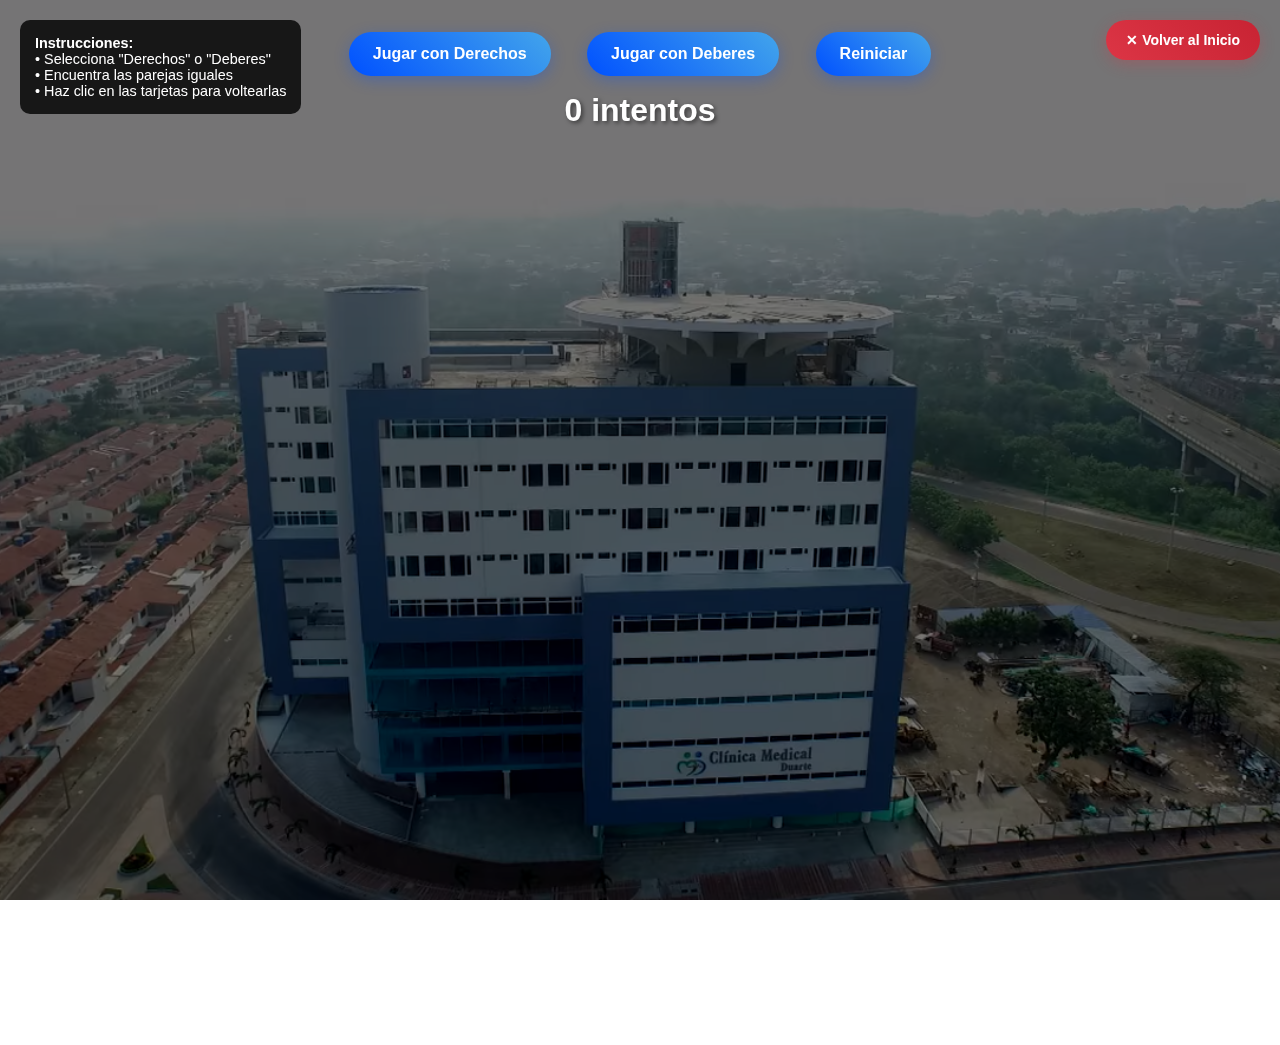
<file: juegos/memoria/memoria.html>
<!DOCTYPE html>
<html lang="es">
<head>
    <meta charset="UTF-8">
    <meta name="viewport" content="width=device-width, initial-scale=1.0">
    <title>Juego de Memoria - Clínica Medical Duarte</title>
    <link rel="stylesheet" href="memoria-styles.css">
    <link rel="icon" href="../assents/logo medical duarte - Editado.png">
</head>
<body>
    <div class="btn-salir">
        <a href="/../dashboard.html" class="salir-btn">✕ Volver al Inicio</a>
    </div>
    
    <div id="controls">
        <button onclick="startGame('derechos')">Jugar con Derechos</button>
        <button onclick="startGame('deberes')">Jugar con Deberes</button>
        <button id="btn-reiniciar" type="button">Reiniciar</button>
    </div>
    
    <div id="stats">0 intentos</div>
    
    <div id="wrapper">
        <div id="game"></div>
    </div>
    
    <script src="memoria-script.js"></script>
</body>
</html>
</file>
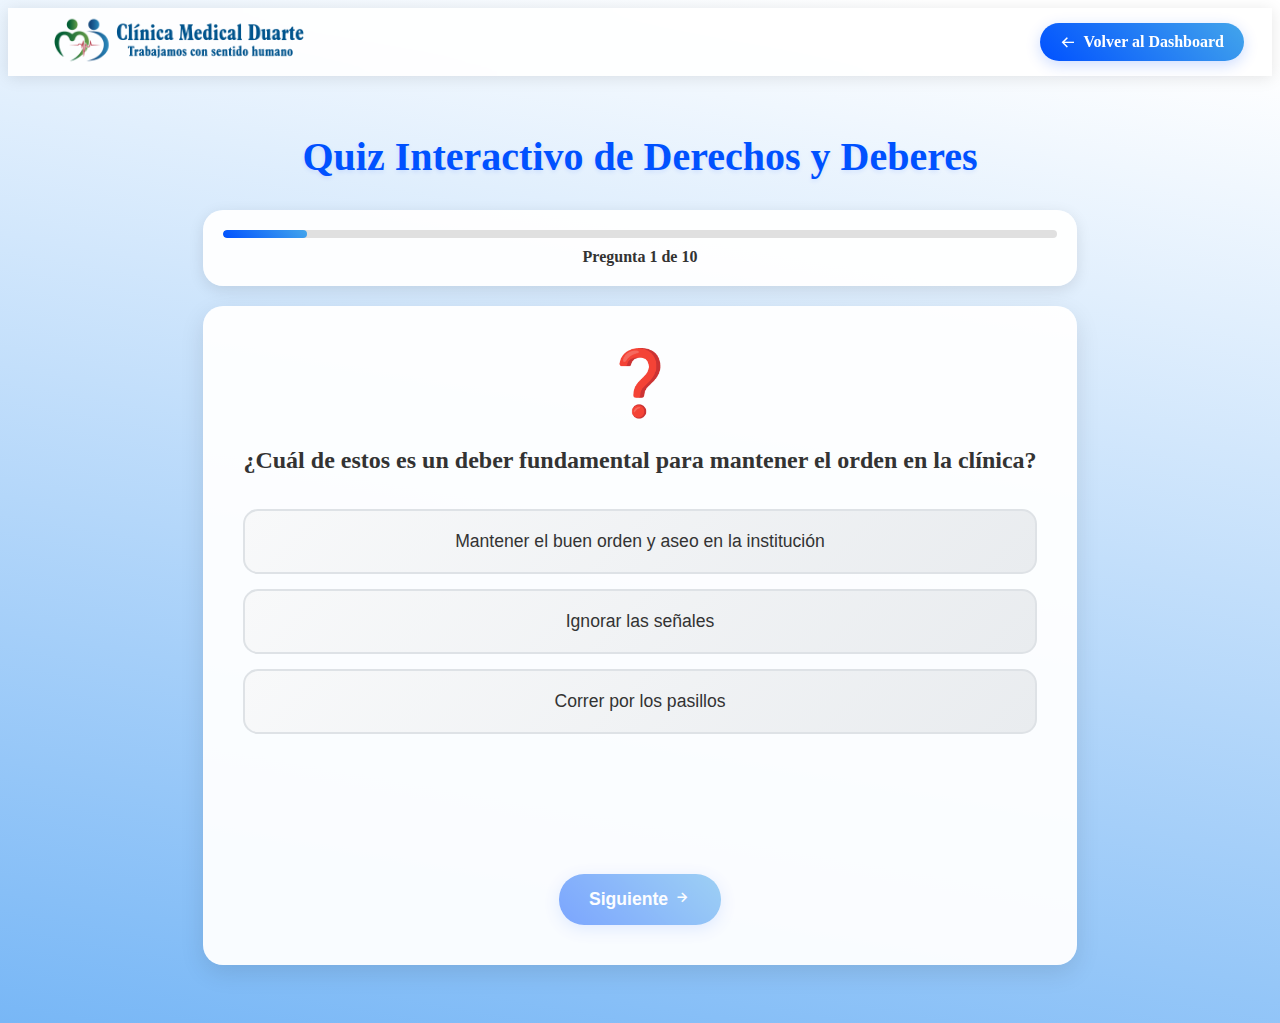
<file: juegos/quiz/quiz.html>
<!DOCTYPE html>
<html lang="es">
<head>
    <meta charset="UTF-8">
    <meta name="viewport" content="width=device-width, initial-scale=1.0">
    <title>Quiz Interactivo - Clínica Medical Duarte</title>
    <link href="https://unpkg.com/boxicons@2.1.4/css/boxicons.min.css" rel="stylesheet">
    <link rel="stylesheet" href="quiz.css">
</head>
<body>
    <header class="encabezado">
        <div class="marco-icono">
            <img src="/../assents/imagotipo_cmd@4x.png" alt="Logo" style="width:250px; height:auto;">
        </div>
        <a href="/../dashboard.html" class="volver-btn">
            <i class="bx bx-arrow-back"></i>
            Volver al Dashboard
        </a>
    </header>

    <div class="juego-container">
        <h1 class="titulo-juego">Quiz Interactivo de Derechos y Deberes</h1>
        
        <div class="progreso-container">
            <div class="progreso-barra">
                <div class="progreso-fill" id="progresoFill" style="width: 10%"></div>
            </div>
            <div class="progreso-texto" id="progresoTexto">Pregunta 1 de 10</div>
        </div>

        <div class="pregunta-card" id="preguntaCard">
            <div class="pregunta-icono">❓</div>
            <div class="pregunta-texto" id="preguntaTexto"></div>
            <div class="opciones-container" id="opcionesContainer"></div>
            <div class="feedback-message" id="feedbackMessage"></div>
            <button class="siguiente-btn" id="siguienteBtn" disabled>
                Siguiente <i class="bx bx-right-arrow-alt"></i>
            </button>
        </div>
    </div>

    <script src="quiz.js"></script>
</body>
</html>
</file>
<file: styles_bienvenida.css>
html {
    font-size: 100%;
}

* {
    margin: 0;
    padding: 0;
    box-sizing: border-box;
    font-family: 'Urbanist', sans-serif;
}

/* Fondo de la pagina */
body {
    justify-content: center;
    align-items: center;
    background: url('https://media.istockphoto.com/id/1542757420/es/foto/pasillo-desenfocado-vac%C3%ADo.jpg?s=612x612&w=0&k=20&c=wyDhsCqJBvXFI94b2fFppi7Vt9e938UkCT-JRgsXS1E=') no-repeat;
    background-size: cover;
    background-position: center;
    height: 100vh;
    
}

.intro {
    position: absolute;
    top: 0; left: 0;
    z-index: 10;
    width: 100%;
    height: 100%;
    background:url('https://media.istockphoto.com/id/1542757420/es/foto/pasillo-desenfocado-vac%C3%ADo.jpg?s=612x612&w=0&k=20&c=wyDhsCqJBvXFI94b2fFppi7Vt9e938UkCT-JRgsXS1E=') no-repeat center center;
    background-size:cover; 
    display: flex;
    justify-content: center;
    align-items: center;
    animation: fadeOut 1s ease-in-out 4s forwards;
}

.intro-logo {
  width: 160px;
  opacity: 0;
  animation: fadeIn 1s ease-out 3s forwards;
}

/* wrapper bienvenida */
.wrapper2 {
  opacity: 1;
  visibility: visible;
  pointer-events: auto;
  z-index: 1000;
  animation: hideLogin 1s ease-in-out 2s forwards;
  position: relative;
  margin: auto;
  width: 30rem;
  background: rgba(255, 255, 255, 1);
  padding: 2rem 2.5rem;
  border-radius: 3rem;
  box-shadow: 0 0 15px rgba(4, 118, 248, 0.953);
  text-align: center;
  top: 50%;
  transform: translateY(-50%);
}

.wrapper2 h1 {
    font-size: 2rem;
    font-weight: 500;
    margin-top:  0.8rem 0 0.5rem;;
    line-height: 1.7rem;
}

.wrapper2 h2 {
    font-size: 2rem;
    font-weight: 500;
    margin-top:  0.8rem 0 0.5rem;;
    line-height: 3.5rem;
}
    
.wrapper2 p {
  font-size: 0.85rem;
  color: #444343;
  margin-bottom: 0.5rem;
}

.text{
  font-size: 0.85rem;
  color: #444343;
  margin-bottom: 0.5rem;
}

/* Estilos para el avatar circular */
.avatar-circle {
  width: 80px;
  height: 80px;
  border-radius: 50%;
  background: linear-gradient(45deg, #0e6afd, #43a5eb);
  display: flex;
  align-items: center;
  justify-content: center;
  margin: 20px auto;
  box-shadow: 0 4px 15px rgba(14, 106, 253, 0.3);
  animation: pulse 2s infinite;
}

.avatar-circle span {
  color: white;
  font-size: 1.8rem;
  font-weight: bold;
  text-shadow: 0 2px 4px rgba(0, 0, 0, 0.2);
}

/* Animación del avatar */
@keyframes pulse {
  0% {
    transform: scale(1);
    box-shadow: 0 4px 15px rgba(14, 106, 253, 0.3);
  }
  50% {
    transform: scale(1.05);
    box-shadow: 0 6px 20px rgba(14, 106, 253, 0.4);
  }
  100% {
    transform: scale(1);
    box-shadow: 0 4px 15px rgba(14, 106, 253, 0.3);
  }
}

/* Resaltar el nombre del usuario */
#nombreUsuario {
  color: #0e6afd;
  font-weight: 600;
  text-shadow: 0 2px 4px rgba(0, 0, 0, 0.1);
}

/* Responsive para tablets */

@media (max-width: 992px) {
  .wrapper, .wrapper2 {
    width: 80%;
    padding: 1.5rem;
  }
  
  .input-box i {
    right: 4rem;
  }
  
  .avatar-circle {
    width: 70px;
    height: 70px;
  }
  
  .avatar-circle span {
    font-size: 1.5rem;
  }
}

/* Responsive para telefonos */
@media (max-width: 768px) {
  .wrapper, .wrapper2 {
    width: 90%;
    padding: 1.2rem;
    border-radius: 2rem;
  }
  
  .logo img {
    width: 70px;
  }
  
  .input-box {
    height: 2.8rem;
  }
  
  .input-box i {
    right: 3rem;
  }
  
  .btn {
    width: 70%;
    padding: 0.7rem;
  }
  
  .wrapper2 h1 {
    font-size: 1.7rem;
  }
  
  .wrapper2 h2 {
    font-size: 1.7rem;
  }
  
  .avatar-circle {
    width: 60px;
    height: 60px;
  }
  
  .avatar-circle span {
    font-size: 1.3rem;
  }
}

/* Animaciones index */
@keyframes fadeOut {
  to {
    opacity: 0;
    visibility: hidden;
  }
}

@keyframes fadeIn {
  from {
    opacity: 0;
    transform: scale(0.8);
  }
  to {
    opacity: 1;
    transform: scale(3);
  }
}

@keyframes showLogin {
  to {
    opacity: 1;
    visibility: visible;
    pointer-events: auto;
  }
}

/* Animaciones bienvenida */

@keyframes hideLogin {
  to {
    opacity: 0;
    visibility: hidden;
  }
}
</file>
<file: styles_dashboard.css>
body {
  background: linear-gradient(190deg, #ffffff 5%, #78b7f6 100%);
  font-family: 'Quicksand', Arial, sans-serif;
  margin: 0;
  padding: 0;
  min-height: 100vh;
  transition: background 0.3s, color 0.3s;
}

.encabezado {
  display: flex;
  align-items: center;
  justify-content: space-between;
  padding: 0 28px;
  height: 68px;
}

.marco-icono img {
  height: 50px;
  margin: 0 18px;
  transition: transform 0.3s ease;
}

.marco-icono img:hover {
  transform: scale(1.05);
}

.iconos {
  display: flex;
  align-items: center;
  gap: 20px;
}

.iconos img {
  height: 28px;
  border-radius: 50%;
  transition: transform 0.3s ease;
}

.iconos img:hover {
  transform: scale(1.1);
}

/* Avatar en el header */
.header-avatar {
  width: 35px;
  height: 35px;
  border-radius: 50%;
  background: linear-gradient(45deg, #0051ff, #43a5eb);
  display: flex;
  align-items: center;
  justify-content: center;
  color: white;
  font-weight: bold;
  font-size: 0.9rem;
  cursor: pointer;
  transition: all 0.3s ease;
  box-shadow: 0 2px 8px rgba(0, 81, 255, 0.3);
}

.header-avatar:hover {
  transform: scale(1.1);
  box-shadow: 0 4px 12px rgba(0, 81, 255, 0.4);
}

.contenido-principal {
  max-width: 1200px;
  margin: 0 auto;
  padding: 0 20px;
}

.bienvenida {
  text-align: center;
  background: rgba(255, 255, 255, 0.9);
  border-radius: 20px;
  padding: 30px;
  margin: 30px 0;
  box-shadow: 0 4px 15px rgba(0, 0, 0, 0.1);
}

.bienvenida h2 {
  color: #0051ff;
  font-size: 2.2em;
  margin-bottom: 15px;
  font-weight: 700;
}

.bienvenida p {
  font-size: 1.2em;
  color: #333;
  line-height: 1.6;
  margin-bottom: 15px;
}


/* Sección de Juegos */
.juegos-section {
  max-width: 1200px;
  margin: 0 auto;
  padding: 40px 20px;
  background: rgba(255, 255, 255, 0.95);
  border-radius: 20px;
  margin-top: 40px;
  box-shadow: 0 8px 25px rgba(0, 0, 0, 0.1);
}

.juegos-descripcion {
  text-align: center;
  font-size: 1.2em;
  color: #333;
  margin-bottom: 30px;
  line-height: 1.6;
}

.accesos-rapidos {
    display: grid;
    grid-template-columns: repeat(5, 1fr); /* Siempre 5 columnas en pantallas grandes */
    gap: 25px;
    margin: 0;
}

@media (max-width: 992px) {
    .accesos-rapidos {
        grid-template-columns: repeat(auto-fit, minmax(200px, 1fr));
    }
}


.acceso-btn {
  display: flex;
  flex-direction: column;
  align-items: center;
  text-align: center;
  background: rgba(255, 255, 255, 0.95);
  color: #0051ff;
  text-decoration: none;
  padding: 30px 20px;
  border-radius: 20px;
  font-weight: 600;
  font-size: 1.1em;
  transition: all 0.3s ease;
  border: 2px solid transparent;
  box-shadow: 0 4px 15px rgba(0, 0, 0, 0.1);
  position: relative;
  overflow: hidden;
  min-height: 200px;
  justify-content: center;
}
.acceso-btn::before {
  content: '';
  position: absolute;
  top: -2px;
  left: -2px;
  right: -2px;
  bottom: -2px;
  background: linear-gradient(45deg, #43a5eb, #0051ff);
  border-radius: 15px;
  opacity: 0;
  transition: opacity 0.3s ease;
  z-index: -1;
}

.acceso-btn:hover::before {
  opacity: 1;
}

.juego-icon {
  font-size: 3em;
  margin-bottom: 15px;
  transition: transform 0.3s ease;
}

.acceso-btn h3 {
  margin: 0 0 10px 0;
  font-size: 1.3em;
  font-weight: 700;
}

.acceso-btn p {
  margin: 0;
  font-size: 0.95em;
  opacity: 0.8;
  line-height: 1.4;
}

.acceso-btn:hover {
  background: linear-gradient(45deg, #43a5eb, #0051ff);
  color: white;
  transform: translateY(-5px) scale(1.02);
  box-shadow: 0 8px 25px rgba(0, 81, 255, 0.3);
}

.acceso-btn:hover .juego-icon {
  transform: scale(1.1);
}

/* Mini Menu Mejorado */
.mini-menu {
  position: fixed;
  top: 68px;
  right: -350px;
  width: 320px;
  background: rgba(255, 255, 255, 0.98);
  backdrop-filter: blur(15px);
  border-radius: 20px 0 0 20px;
  padding: 0;
  transition: right 0.4s cubic-bezier(0.25, 0.8, 0.25, 1);
  z-index: 9999;
  box-shadow: -10px 0 30px rgba(0, 0, 0, 0.15);
  max-height: calc(100vh - 68px);
  overflow-y: auto;
}

#menu-toggle:checked ~ .mini-menu {
  right: 0;
}

/* Sección de información del usuario */
.user-info-section {
  padding: 25px;
  text-align: center;
  background: linear-gradient(135deg, #0051ff, #43a5eb);
  color: white;
  border-radius: 20px 0 0 0;
}

.user-avatar-menu {
  width: 70px;
  height: 70px;
  border-radius: 50%;
  background: rgba(255, 255, 255, 0.2);
  backdrop-filter: blur(10px);
  display: flex;
  align-items: center;
  justify-content: center;
  margin: 0 auto 15px;
  color: white;
  font-weight: bold;
  font-size: 1.8rem;
  border: 3px solid rgba(255, 255, 255, 0.3);
  box-shadow: 0 4px 15px rgba(0, 0, 0, 0.2);
}

.user-info-section h4 {
  margin: 0 0 15px 0;
  font-size: 1.3rem;
  font-weight: 600;
}

.user-details {
  text-align: left;
}

.user-details p {
  display: flex;
  align-items: center;
  margin: 8px 0;
  font-size: 0.9rem;
  background: rgba(255, 255, 255, 0.1);
  padding: 8px 10px;
  border-radius: 8px;
  backdrop-filter: blur(5px);
}

.user-details i {
  margin-right: 8px;
  font-size: 1rem;
  width: 20px;
  text-align: center;
}

.menu-divider {
  border: none;
  border-top: 1px solid rgba(0, 81, 255, 0.1);
  margin: 0;
}

/* Opciones del menú */
.menu-option {
  display: flex;
  align-items: center;
  gap: 12px;
  font-size: 0.95rem;
  font-weight: 500;
  color: #333;
  text-decoration: none;
  padding: 15px 25px;
  transition: all 0.3s ease;
  border-bottom: 1px solid rgba(0, 0, 0, 0.05);
}

.menu-option i {
  font-size: 1.2rem;
  width: 20px;
  text-align: center;
  color: #0051ff;
}

.menu-option:hover {
  background: rgba(0, 81, 255, 0.05);
  color: #0051ff;
  padding-left: 30px;
}

.logout-option {
  color: #dc3545;
  border-bottom: none;
  border-radius: 0 0 20px 0;
}

.logout-option i {
  color: #dc3545;
}

.logout-option:hover {
  background: rgba(220, 53, 69, 0.05);
  color: #dc3545;
}
</file>
<file: tarjetas-styles.css>
/* Estilos para la sección de Derechos y Deberes */
.derechos-deberes-section {
    max-width: 1200px;
    margin: 0 auto;
    padding: 20px;
}

.section-title {
    text-align: center;
    color: #0051ff;
    font-size: 2.2em;
    margin: 40px 0 30px 0;
    font-weight: 700;
    text-shadow: 0 2px 4px rgba(0, 81, 255, 0.1);
}

/* Estilos del slider */
.slider {
    position: relative;
    width: 100%;
    height: 370px;
    overflow: hidden;
    margin-bottom: 50px;
}

/* Contenedor de cada tarjeta */
.item {
    position: absolute;
    width: 280px;
    height: 320px;
    left: calc(50% - 140px);
    top: 0;
    transition: 0.5s cubic-bezier(0.4, 0, 0.2, 1);
    background: none;
    display: flex;
    justify-content: center;
    align-items: center;
    perspective: 1000px;
    padding: 0;
    cursor: pointer;
}

/* Contenedor de la tarjeta con efecto flip */
.card {
    position: relative;
    width: 100%;
    height: 100%;
    transform-style: preserve-3d;
    transition: transform 0.6s cubic-bezier(0.4, 0, 0.2, 1);
    border-radius: 15px;
    box-shadow: 0 8px 25px rgba(0, 0, 0, 0.15);
}

/* Al hacer hover en la tarjeta, se voltea */
.item:hover .card {
    transform: rotateY(180deg) !important;
    transition: transform 0.6s cubic-bezier(0.4, 0, 0.2, 1) !important;
}

/* Efecto adicional para mejorar la experiencia */
.item:hover {
    transform: scale(1.02);
    transition: transform 0.3s ease;
}

/* Caras frontal y trasera */
.face {
    position: absolute;
    width: 100%;
    height: 100%;
    backface-visibility: hidden;
    border-radius: 15px;
    overflow: hidden;
    box-shadow: 0 5px 15px rgba(0, 0, 0, 0.2);
    transition: all 0.3s ease;
}

/* Frente de la tarjeta */
.front img {
    width: 100%;
    height: 100%;
    object-fit: contain;        
    background-color: white;    
}

.front img {
    width: 100%;
    height: 100%;
    object-fit: cover;
}

.front h3 {
    position: absolute;
    bottom: 0;
    width: 100%;
    margin: 0;
    padding: 15px;
    background: linear-gradient(135deg, rgba(0, 81, 255, 0.9), rgba(67, 165, 235, 0.9));
    color: white;
    text-align: center;
    font-size: 1.1em;
    font-weight: 600;
    backdrop-filter: blur(10px);
}

/* Reverso de la tarjeta */
.back {
    background: linear-gradient(135deg, #0051ff, #43a5eb);
    color: #fff;
    transform: rotateY(180deg);
    padding: 20px;
    display: flex;
    flex-direction: column;
    justify-content: center;
    text-align: center;
    border: 2px solid rgba(255, 255, 255, 0.2);
    box-sizing: border-box;
}

.back h3 {
    margin-bottom: 15px;
    font-size: 1.2em;
    font-weight: 600;
    color: #fff;
}

.back p {
    font-size: 0.95em;
    line-height: 1.5;
    color: #fff;
    margin: 0;
}

/* Botones de navegación */
.next, .prev {
    position: absolute;
    top: 40%;
    color: #0051ff;
    background-color: rgba(255, 255, 255, 0.9);
    border: 2px solid #0051ff;
    border-radius: 50%;
    width: 50px;
    height: 50px;
    font-size: 1.5em;
    font-weight: bold;
    cursor: pointer;
    transition: all 0.3s ease;
    display: flex;
    align-items: center;
    justify-content: center;
    box-shadow: 0 4px 15px rgba(0, 81, 255, 0.2);
}

.next {
    right: 20px;
}

.prev {
    left: 20px;
}

.next:hover, .prev:hover {
    background: linear-gradient(45deg, #0051ff, #43a5eb);
    color: white;
    transform: scale(1.1);
    box-shadow: 0 6px 20px rgba(0, 81, 255, 0.3);
}



/* Responsive design */
@media (max-width: 768px) {
    .slider {
        height: 320px;
    }
    
    .item {
        width: 240px;
        height: 280px;
        left: calc(50% - 120px);
    }
    
    .next, .prev {
        width: 40px;
        height: 40px;
        font-size: 1.2em;
    }
    
    .next {
        right: 10px;
    }
    
    .prev {
        left: 10px;
    }
    
    .section-title {
        font-size: 1.8em;
        margin: 30px 0 20px 0;
    }
    
    .btn-estoy-listo {
        padding: 15px 25px;
        font-size: 1em;
    }
}

@media (max-width: 480px) {
    .slider {
        height: 280px;
    }
    
    .item {
        width: 200px;
        height: 240px;
        left: calc(50% - 100px);
    }
    
    .next, .prev {
        width: 35px;
        height: 35px;
        font-size: 1em;
    }
    
    .section-title {
        font-size: 1.5em;
    }
    
    .back h3 {
        font-size: 1em;
    }
    
    .back p {
        font-size: 0.85em;
    }
}
</file>
<file: memoria-styles.css>
body {
   margin: 0;
   padding: 0;
   background: black;
   overflow-x: hidden;
   font-family: sans-serif;
   background: url('./assents/Clinica-video-muestra.png') no-repeat center center fixed;
   background-size: cover;
}

body::before {
   content: "";
   position: fixed;
   top: 0;
   left: 0;
   width: 100%;
   height: 100%;
   background-color: rgba(0, 0, 0, 0.5);
   z-index: -1;
}

#wrapper {
   min-height: 100vh;
   display: flex;
   flex-direction: column;
   align-items: center;
   justify-content: flex-start;
   padding: 2rem 1rem;
   box-sizing: border-box;
}

#game {
   display: grid;
   grid-template-columns: repeat(5, 1fr);
   gap: 1rem;
   width: 100%;
   max-width: 1000px;
   justify-items: center;
   align-items: center;
   margin: 0 auto;
}

#stats {
   color: white;
   text-align: center;
   font-size: 2rem;
   margin-bottom: 1rem;
   font-weight: bold;
   text-shadow: 2px 2px 4px rgba(0, 0, 0, 0.5);
}

.card {
   width: 160px;
   height: 180px;
   position: relative;
   transition: transform 0.5s;
   transform-style: preserve-3d;
   cursor: pointer;
}

.card.active {
   transform: rotateY(180deg);
}

.card div {
   width: 100%;
   height: 100%;
   border-radius: 1rem;
   display: flex;
   align-items: center;
   justify-content: center;
   position: absolute;
   backface-visibility: hidden;
   pointer-events: none;
   padding: 0.5rem;
   box-sizing: border-box;
   text-align: center;
}

.card .face {
   background: linear-gradient(135deg, #0051ff, #43a5eb);
   transform: rotateY(180deg);
   color: white;
   font-size: 0.85rem;
   font-weight: bold;
   overflow-wrap: break-word;
   box-shadow: 0 4px 15px rgba(0, 81, 255, 0.3);
}

.card .back {
   border: 3px solid #0051ff;
   background: url(assents/logo.png) center / contain no-repeat;
   background-color: white;
   box-shadow: 0 4px 15px rgba(0, 0, 0, 0.2);
}

#controls {
   margin-bottom: 1rem;
   margin-top: 2rem;
   text-align: center;
}

#controls button {
   margin: 0 1rem;
   padding: 0.8rem 1.5rem;
   font-size: 1rem;
   cursor: pointer;
   border-radius: 25px;
   border: none;
   background: linear-gradient(45deg, #0051ff, #43a5eb);
   color: white;
   font-weight: bold;
   transition: all 0.3s ease;
   box-shadow: 0 4px 15px rgba(0, 81, 255, 0.3);
}

#controls button:hover {
   background: linear-gradient(45deg, #43a5eb, #0051ff);
   transform: translateY(-2px);
   box-shadow: 0 6px 20px rgba(0, 81, 255, 0.4);
}



/* Botón de salir */
.btn-salir {
   position: fixed;
   top: 20px;
   right: 20px;
   z-index: 1000;
}

.salir-btn {
   background: linear-gradient(45deg, #dc3545, #c82333);
   color: white;
   padding: 12px 20px;
   border-radius: 25px;
   text-decoration: none;
   font-weight: bold;
   font-size: 14px;
   display: inline-block;
   transition: all 0.3s ease;
   box-shadow: 0 4px 15px rgba(220, 53, 69, 0.3);
}

.salir-btn:hover {
   background: linear-gradient(45deg, #c82333, #dc3545);
   transform: translateY(-2px);
   box-shadow: 0 6px 20px rgba(220, 53, 69, 0.4);
}

/* Animación de aparición */
@keyframes aparecer {
  from { 
    transform: scale(0.5); 
    opacity: 0; 
  }
  to { 
    transform: scale(1); 
    opacity: 1; 
  }
}

.card.animar {
  animation: aparecer 0.5s ease-out;
}

/* Responsive design */
@media (max-width: 768px) {
   #game {
      grid-template-columns: repeat(4, 1fr);
      gap: 0.8rem;
   }
   
   .card {
      width: 140px;
      height: 160px;
   }
   
       #controls button {
       margin: 0.5rem;
       padding: 0.6rem 1rem;
       font-size: 0.9rem;
    }
   
   #stats {
      font-size: 1.5rem;
   }
}

@media (max-width: 480px) {
   #game {
      grid-template-columns: repeat(3, 1fr);
      gap: 0.6rem;
   }
   
   .card {
      width: 120px;
      height: 140px;
   }
   
   .card .face {
      font-size: 0.75rem;
   }
   
   #controls {
      display: flex;
      flex-direction: column;
      align-items: center;
      gap: 0.5rem;
   }
   
       #controls button {
       margin: 0.3rem;
       padding: 0.5rem 0.8rem;
       font-size: 0.8rem;
    }
}
</file>
<file: juegos/clasifica/clasifica.css>
* {
  margin: 0;
  padding: 0;
  box-sizing: border-box;
}

body {
  font-family: 'Quicksand', 'Urbanist', Arial, sans-serif;
  background: linear-gradient(190deg, #ffffff 5%, #78b7f6 100%);
  min-height: 100vh;
  overflow-x: hidden;
}

/* Header corregido */
.game-header {
    background: rgba(255, 255, 255, 0.95);
    padding: 15px 20px;
    box-shadow: 0 2px 10px rgba(0, 0, 0, 0.1);
    backdrop-filter: blur(10px);
    position: sticky;
    top: 0;
    z-index: 100;
}

.header-content {
    max-width: 1200px;
    margin: 0 auto;
    display: flex;
    justify-content: space-between;
    align-items: center;
}

.logo-section {
    display: flex;
    align-items: center;
    gap: 15px;
}

.marco-icono {
    display: flex;
    align-items: center;
}

.marco-icono img {
    max-height: 50px;
    width: auto;
}

.back-btn {
    display: flex;
    align-items: center;
    gap: 8px;
    background: linear-gradient(45deg, #0051ff, #43a5eb);
    color: white;
    text-decoration: none;
    padding: 12px 20px;
    border-radius: 25px;
    font-weight: 600;
    font-size: 0.95rem;
    transition: all 0.3s ease;
    box-shadow: 0 4px 15px rgba(0, 81, 255, 0.3);
    white-space: nowrap;
    min-width: fit-content;
}

.back-btn:hover {
    transform: translateY(-2px);
    box-shadow: 0 6px 20px rgba(0, 81, 255, 0.4);
}

.back-btn i {
    font-size: 1.1rem;
}

/* Responsive para header */
@media (max-width: 768px) {
    .header-content {
        flex-direction: row;
        justify-content: space-between;
        gap: 15px;
    }
    
    .marco-icono img {
        max-height: 40px;
    }
    
    .back-btn {
        padding: 10px 16px;
        font-size: 0.9rem;
    }
    
    .back-btn span {
        display: none; /* Oculta el texto en móviles */
    }
    
    .back-btn i {
        margin-right: 0;
    }
}

@media (max-width: 480px) {
    .game-header {
        padding: 12px 15px;
    }
    
    .marco-icono img {
        max-height: 35px;
    }
    
    .back-btn {
        padding: 8px 12px;
        border-radius: 20px;
    }
}

/* Contenedor principal */
.game-container {
  max-width: 1200px;
  margin: 30px auto;
  padding: 0 20px;
}

.game-title {
  text-align: center;
  margin-bottom: 30px;
}

.game-title h1 {
  color: #0051ff;
  font-size: 2.5rem;
  font-weight: 700;
  margin-bottom: 10px;
  text-shadow: 0 2px 4px rgba(0, 81, 255, 0.1);
}

.game-title p {
  font-size: 1.2rem;
  color: #333;
  margin-bottom: 20px;
}

/* Panel de estadísticas */
.stats-panel {
  display: flex;
  justify-content: center;
  gap: 30px;
  margin-bottom: 30px;
  flex-wrap: wrap;
}

.stat-item {
  background: rgba(255, 255, 255, 0.9);
  padding: 15px 25px;
  border-radius: 15px;
  text-align: center;
  box-shadow: 0 4px 15px rgba(0, 0, 0, 0.1);
  min-width: 120px;
}

.stat-number {
  font-size: 2rem;
  font-weight: 700;
  color: #0051ff;
  display: block;
}

.stat-label {
  font-size: 0.9rem;
  color: #666;
  text-transform: uppercase;
  letter-spacing: 0.5px;
}

/* Área de juego */
.game-board {
  display: grid;
  grid-template-columns: 1fr 300px 1fr;
  gap: 30px;
  margin-bottom: 30px;
  min-height: 400px;
}

.drop-zone {
  background: rgba(255, 255, 255, 0.95);
  border-radius: 20px;
  padding: 20px;
  box-shadow: 0 8px 25px rgba(0, 0, 0, 0.1);
  backdrop-filter: blur(10px);
  border: 3px dashed transparent;
  transition: all 0.3s ease;
  min-height: 350px;
}

.drop-zone.drag-over {
  border-color: #43a5eb;
  background: rgba(67, 165, 235, 0.1);
  transform: scale(1.02);
}

.zone-header {
  text-align: center;
  margin-bottom: 20px;
  padding: 15px;
  border-radius: 15px;
}

.derechos-header {
  background: linear-gradient(135deg, #43a5eb, #0051ff);
  color: white;
}

.deberes-header {
  background: linear-gradient(135deg, #0051ff, #43a5eb);
  color: white;
}

.zone-title {
  font-size: 1.5rem;
  font-weight: 700;
  margin-bottom: 5px;
}

.zone-subtitle {
  font-size: 0.9rem;
  opacity: 0.9;
}

/* Área central de cartas */
.cards-area {
  background: rgba(255, 255, 255, 0.9);
  border-radius: 20px;
  padding: 20px;
  box-shadow: 0 8px 25px rgba(0, 0, 0, 0.1);
  display: flex;
  flex-direction: column;
  align-items: center;
}

.cards-title {
  color: #0051ff;
  font-size: 1.2rem;
  font-weight: 600;
  margin-bottom: 15px;
  text-align: center;
}

.cards-container {
  display: flex;
  flex-direction: column;
  gap: 10px;
  width: 100%;
  max-height: 300px;
  overflow-y: auto;
  padding: 10px;
}

/* Cartas */
.card {
  background: linear-gradient(135deg, #f8f9ff, #e8f4fd);
  border: 2px solid rgba(0, 81, 255, 0.2);
  border-radius: 12px;
  padding: 15px;
  cursor: grab;
  transition: all 0.3s ease;
  text-align: center;
  font-weight: 600;
  color: #333;
  position: relative;
  overflow: hidden;
}

.card::before {
  content: '';
  position: absolute;
  top: 0;
  left: -100%;
  width: 100%;
  height: 100%;
  background: linear-gradient(90deg, transparent, rgba(255, 255, 255, 0.4), transparent);
  transition: left 0.5s;
}

.card:hover::before {
  left: 100%;
}

.card:hover {
  transform: translateY(-3px) scale(1.02);
  box-shadow: 0 8px 25px rgba(0, 81, 255, 0.2);
  border-color: #43a5eb;
}

.card.dragging {
  opacity: 0.7;
  transform: rotate(5deg) scale(0.95);
  cursor: grabbing;
  z-index: 1000;
}

.card.correct {
  background: linear-gradient(135deg, #d4edda, #a3d9a4);
  border-color: #28a745;
  animation: correctPulse 0.6s ease;
}

.card.incorrect {
  background: linear-gradient(135deg, #f8d7da, #f1aeb5);
  border-color: #dc3545;
  animation: incorrectShake 0.5s ease;
}

@keyframes correctPulse {
  0%, 100% { transform: scale(1); }
  50% { transform: scale(1.1); }
}

@keyframes incorrectShake {
  0%, 100% { transform: translateX(0); }
  25% { transform: translateX(-10px); }
  75% { transform: translateX(10px); }
}

/* Controles del juego */
.game-controls {
  display: flex;
  justify-content: center;
  gap: 20px;
  flex-wrap: wrap;
}

.control-btn {
  background: linear-gradient(45deg, #0051ff, #43a5eb);
  color: white;
  border: none;
  padding: 12px 25px;
  border-radius: 25px;
  font-size: 1rem;
  font-weight: 600;
  cursor: pointer;
  transition: all 0.3s ease;
  box-shadow: 0 4px 15px rgba(0, 81, 255, 0.3);
  display: flex;
  align-items: center;
  gap: 8px;
}

.control-btn:hover {
  transform: translateY(-2px);
  box-shadow: 0 6px 20px rgba(0, 81, 255, 0.4);
}

.control-btn.secondary {
  background: linear-gradient(45deg, #6c757d, #495057);
}

/* Modal */
.modal {
  position: fixed;
  top: 0;
  left: 0;
  width: 100%;
  height: 100%;
  background: rgba(0, 0, 0, 0.8);
  display: flex;
  justify-content: center;
  align-items: center;
  z-index: 10000;
  opacity: 0;
  visibility: hidden;
  transition: all 0.3s ease;
}

.modal.show {
  opacity: 1;
  visibility: visible;
}

.modal-content {
  background: white;
  padding: 40px;
  border-radius: 20px;
  text-align: center;
  max-width: 500px;
  width: 90%;
  box-shadow: 0 20px 40px rgba(0, 0, 0, 0.3);
  transform: translateY(-50px);
  transition: transform 0.3s ease;
}

.modal.show .modal-content {
  transform: translateY(0);
}

.modal h2 {
  color: #0051ff;
  font-size: 2rem;
  margin-bottom: 20px;
}

.modal p {
  font-size: 1.1rem;
  color: #333;
  margin-bottom: 30px;
  line-height: 1.6;
}

/* Animaciones y particles */
.fade-in {
  opacity: 0;
  transform: translateY(20px);
  animation: fadeInUp 0.6s ease forwards;
}

@keyframes fadeInUp {
  to {
    opacity: 1;
    transform: translateY(0);
  }
}

.particle {
  position: absolute;
  pointer-events: none;
  border-radius: 50%;
  animation: float 3s ease-in-out infinite;
}

@keyframes float {
  0%, 100% { transform: translateY(0px) rotate(0deg); }
  50% { transform: translateY(-20px) rotate(180deg); }
}

/* Responsive */
@media (max-width: 992px) {
  .game-board {
    grid-template-columns: 1fr;
    gap: 20px;
  }

  .cards-area {
    order: -1;
  }

  .stats-panel {
    gap: 15px;
  }

  .stat-item {
    padding: 10px 20px;
    min-width: 100px;
  }
}

@media (max-width: 768px) {
  .header-content {
    flex-direction: column;
    gap: 15px;
  }

  .game-title h1 {
    font-size: 2rem;
  }

  .game-title p {
    font-size: 1rem;
  }

  .game-controls {
    gap: 10px;
  }

  .control-btn {
    padding: 10px 20px;
    font-size: 0.9rem;
  }
}
</file>
<file: juegos/memoria/memoria-styles.css>
body {
   margin: 0;
   padding: 0;
   background: black;
   overflow-x: hidden;
   font-family: sans-serif;
   background: url('/../assents/fondoclinica.png') no-repeat center center fixed;
   background-size: cover;
}

body::before {
   content: "";
   position: fixed;
   top: 0;
   left: 0;
   width: 100%;
   height: 100%;
   background-color: rgba(0, 0, 0, 0.5);
   z-index: -1;
}

#wrapper {
   min-height: 100vh;
   display: flex;
   flex-direction: column;
   align-items: center;
   justify-content: flex-start;
   padding: 2rem 1rem;
   box-sizing: border-box;
}

#game {
   display: grid;
   grid-template-columns: repeat(5, 1fr);
   gap: 1rem;
   width: 100%;
   max-width: 1000px;
   justify-items: center;
   align-items: center;
   margin: 0 auto;
}

#stats {
   color: white;
   text-align: center;
   font-size: 2rem;
   margin-bottom: 1rem;
   font-weight: bold;
   text-shadow: 2px 2px 4px rgba(0, 0, 0, 0.5);
}

.card {
   width: 160px;
   height: 180px;
   position: relative;
   transition: transform 0.5s;
   transform-style: preserve-3d;
   cursor: pointer;
}

.card.active {
   transform: rotateY(180deg);
}

.card div {
   width: 100%;
   height: 100%;
   border-radius: 1rem;
   display: flex;
   align-items: center;
   justify-content: center;
   position: absolute;
   backface-visibility: hidden;
   pointer-events: none;
   padding: 0.5rem;
   box-sizing: border-box;
   text-align: center;
}

.card .face {
   background: linear-gradient(135deg, #0051ff, #43a5eb);
   transform: rotateY(180deg);
   color: white;
   font-size: 0.85rem;
   font-weight: bold;
   overflow-wrap: break-word;
   box-shadow: 0 4px 15px rgba(0, 81, 255, 0.3);
}

.card .back {
   border: 3px solid #0051ff;
   background: url( /../assents/logo.png  ) center / contain no-repeat;
   background-color: white;
   box-shadow: 0 4px 15px rgba(0, 0, 0, 0.2);
}

#controls {
   margin-bottom: 1rem;
   margin-top: 2rem;
   text-align: center;
}

#controls button {
   margin: 0 1rem;
   padding: 0.8rem 1.5rem;
   font-size: 1rem;
   cursor: pointer;
   border-radius: 25px;
   border: none;
   background: linear-gradient(45deg, #0051ff, #43a5eb);
   color: white;
   font-weight: bold;
   transition: all 0.3s ease;
   box-shadow: 0 4px 15px rgba(0, 81, 255, 0.3);
}

#controls button:hover {
   background: linear-gradient(45deg, #43a5eb, #0051ff);
   transform: translateY(-2px);
   box-shadow: 0 6px 20px rgba(0, 81, 255, 0.4);
}



/* Botón de salir */
.btn-salir {
   position: fixed;
   top: 20px;
   right: 20px;
   z-index: 1000;
}

.salir-btn {
   background: linear-gradient(45deg, #dc3545, #c82333);
   color: white;
   padding: 12px 20px;
   border-radius: 25px;
   text-decoration: none;
   font-weight: bold;
   font-size: 14px;
   display: inline-block;
   transition: all 0.3s ease;
   box-shadow: 0 4px 15px rgba(220, 53, 69, 0.3);
}

.salir-btn:hover {
   background: linear-gradient(45deg, #c82333, #dc3545);
   transform: translateY(-2px);
   box-shadow: 0 6px 20px rgba(220, 53, 69, 0.4);
}

/* Animación de aparición */
@keyframes aparecer {
  from { 
    transform: scale(0.5); 
    opacity: 0; 
  }
  to { 
    transform: scale(1); 
    opacity: 1; 
  }
}

.card.animar {
  animation: aparecer 0.5s ease-out;
}

/* Responsive design */
@media (max-width: 768px) {
   #game {
      grid-template-columns: repeat(4, 1fr);
      gap: 0.8rem;
   }
   
   .card {
      width: 140px;
      height: 160px;
   }
   
       #controls button {
       margin: 0.5rem;
       padding: 0.6rem 1rem;
       font-size: 0.9rem;
    }
   
   #stats {
      font-size: 1.5rem;
   }
}

@media (max-width: 480px) {
   #game {
      grid-template-columns: repeat(3, 1fr);
      gap: 0.6rem;
   }
   
   .card {
      width: 120px;
      height: 140px;
   }
   
   .card .face {
      font-size: 0.75rem;
   }
   
   #controls {
      display: flex;
      flex-direction: column;
      align-items: center;
      gap: 0.5rem;
   }
   
       #controls button {
       margin: 0.3rem;
       padding: 0.5rem 0.8rem;
       font-size: 0.8rem;
    }
}
</file>
<file: juegos/quiz/quiz.css>
body {
    background: linear-gradient(190deg, #ffffff 5%, #78b7f6 100%);
    min-height: 100vh;
    display: flex;
    flex-direction: column;
}

/* Header igual al dashboard */
.encabezado {
    display: flex;
    align-items: center;
    justify-content: space-between;
    padding: 0 28px;
    height: 68px;
    background: rgba(255, 255, 255, 0.9);
    backdrop-filter: blur(15px);
    box-shadow: 0 2px 15px rgba(0, 0, 0, 0.1);
}

.marco-icono img {
    height: 50px;
    margin: 0 18px;
}

.volver-btn {
    display: flex;
    align-items: center;
    gap: 8px;
    background: linear-gradient(45deg, #0051ff, #43a5eb);
    color: white;
    text-decoration: none;
    padding: 10px 20px;
    border-radius: 25px;
    font-weight: 600;
    transition: all 0.3s ease;
    box-shadow: 0 4px 15px rgba(0, 81, 255, 0.2);
}

.volver-btn:hover {
    transform: translateY(-2px);
    box-shadow: 0 6px 20px rgba(0, 81, 255, 0.3);
}

/* Contenedor principal del juego */
.juego-container {
    max-width: 900px;
    margin: 30px auto;
    padding: 0 20px;
    flex: 1;
}

.titulo-juego {
    text-align: center;
    color: #0051ff;
    font-size: 2.5em;
    margin-bottom: 30px;
    font-weight: 700;
    text-shadow: 0 2px 4px rgba(0, 81, 255, 0.1);
}

.progreso-container {
    background: rgba(255, 255, 255, 0.95);
    border-radius: 20px;
    padding: 20px;
    margin-bottom: 20px;
    box-shadow: 0 4px 15px rgba(0, 0, 0, 0.1);
}

.progreso-barra {
    width: 100%;
    height: 8px;
    background: #e0e0e0;
    border-radius: 4px;
    overflow: hidden;
    margin-bottom: 10px;
}

.progreso-fill {
    height: 100%;
    background: linear-gradient(45deg, #0051ff, #43a5eb);
    border-radius: 4px;
    transition: width 0.5s ease;
}

.progreso-texto {
    text-align: center;
    font-weight: 600;
    color: #333;
}

.pregunta-card {
    background: rgba(255, 255, 255, 0.95);
    border-radius: 20px;
    padding: 40px;
    margin-bottom: 20px;
    box-shadow: 0 8px 25px rgba(0, 0, 0, 0.1);
    text-align: center;
    min-height: 400px;
    display: flex;
    flex-direction: column;
    justify-content: center;
}

.pregunta-icono {
    font-size: 4em;
    color: #0051ff;
    margin-bottom: 20px;
    animation: bounce 2s infinite;
}

@keyframes bounce {

    0%,
    20%,
    50%,
    80%,
    100% {
        transform: translateY(0);
    }

    40% {
        transform: translateY(-10px);
    }

    60% {
        transform: translateY(-5px);
    }
}

.pregunta-texto {
    font-size: 1.5em;
    color: #333;
    margin-bottom: 30px;
    line-height: 1.6;
    font-weight: 600;
}

.opciones-container {
    display: grid;
    gap: 15px;
    margin-bottom: 20px;
}

.opcion-btn {
    background: linear-gradient(135deg, #f8f9fa, #e9ecef);
    border: 2px solid #dee2e6;
    border-radius: 15px;
    padding: 20px;
    font-size: 1.1em;
    color: #333;
    cursor: pointer;
    transition: all 0.3s ease;
    position: relative;
    overflow: hidden;
}

.opcion-btn::before {
    content: '';
    position: absolute;
    top: 0;
    left: -100%;
    width: 100%;
    height: 100%;
    background: linear-gradient(45deg, #0051ff, #43a5eb);
    transition: left 0.3s ease;
    z-index: -1;
}

.opcion-btn:hover {
    color: white;
    border-color: #0051ff;
    transform: translateY(-2px);
    box-shadow: 0 6px 20px rgba(0, 81, 255, 0.2);
}

.opcion-btn:hover::before {
    left: 0;
}

.opcion-btn:disabled {
    opacity: 0.7;
    cursor: not-allowed;
    transform: none;
}

.opcion-correcta {
    background: linear-gradient(135deg, #28a745, #20c997);
    color: white;
    border-color: #28a745;
}

.opcion-incorrecta {
    background: linear-gradient(135deg, #dc3545, #fd7e14);
    color: white;
    border-color: #dc3545;
}

.feedback-message {
    font-size: 1.3em;
    font-weight: bold;
    margin: 20px 0;
    padding: 15px;
    border-radius: 10px;
    text-align: center;
    min-height: 50px;
    display: flex;
    align-items: center;
    justify-content: center;
    transition: all 0.3s ease;
}

.feedback-correct {
    background: rgba(40, 167, 69, 0.1);
    color: #28a745;
    border: 2px solid rgba(40, 167, 69, 0.3);
}

.feedback-incorrect {
    background: rgba(220, 53, 69, 0.1);
    color: #dc3545;
    border: 2px solid rgba(220, 53, 69, 0.3);
}

.siguiente-btn {
    background: linear-gradient(45deg, #0051ff, #43a5eb);
    color: white;
    border: none;
    padding: 15px 30px;
    font-size: 1.1em;
    font-weight: 600;
    border-radius: 25px;
    cursor: pointer;
    transition: all 0.3s ease;
    align-self: center;
    box-shadow: 0 4px 15px rgba(0, 81, 255, 0.2);
}

.siguiente-btn:hover {
    transform: translateY(-2px);
    box-shadow: 0 6px 20px rgba(0, 81, 255, 0.3);
}

.siguiente-btn:disabled {
    opacity: 0.5;
    cursor: not-allowed;
    transform: none;
}

.final-container {
    text-align: center;
    padding: 50px 40px;
}

.final-emoji {
    font-size: 5em;
    margin-bottom: 20px;
    animation: celebration 1s ease-out;
}

@keyframes celebration {
    0% {
        transform: scale(0.5) rotate(0deg);
        opacity: 0;
    }

    50% {
        transform: scale(1.2) rotate(180deg);
        opacity: 1;
    }

    100% {
        transform: scale(1) rotate(360deg);
        opacity: 1;
    }
}

.final-titulo {
    font-size: 2.5em;
    color: #0051ff;
    margin-bottom: 20px;
    font-weight: 700;
}

.final-mensaje {
    font-size: 1.3em;
    color: #555;
    margin-bottom: 30px;
    line-height: 1.6;
}

.puntuacion {
    background: linear-gradient(45deg, #28a745, #20c997);
    color: white;
    padding: 20px;
    border-radius: 15px;
    margin: 20px 0;
    font-size: 1.5em;
    font-weight: bold;
}

.acciones-finales {
    display: flex;
    gap: 15px;
    justify-content: center;
    flex-wrap: wrap;
}

.accion-btn {
    background: linear-gradient(45deg, #0051ff, #43a5eb);
    color: white;
    text-decoration: none;
    padding: 15px 30px;
    border-radius: 25px;
    font-weight: 600;
    transition: all 0.3s ease;
    box-shadow: 0 4px 15px rgba(0, 81, 255, 0.2);
    display: flex;
    align-items: center;
    gap: 8px;
}

.accion-btn:hover {
    transform: translateY(-2px);
    box-shadow: 0 6px 20px rgba(0, 81, 255, 0.3);
}

.accion-btn.secundario {
    background: linear-gradient(45deg, #6c757d, #495057);
}

/* Responsive */
@media (max-width: 768px) {
    .encabezado {
        padding: 0 15px;
        height: 60px;
    }

    .marco-icono img {
        height: 40px;
        margin: 0 10px;
    }

    .juego-container {
        padding: 0 15px;
        margin: 20px auto;
    }

    .titulo-juego {
        font-size: 2em;
        margin-bottom: 20px;
    }

    .pregunta-card {
        padding: 30px 20px;
        min-height: 350px;
    }

    .pregunta-icono {
        font-size: 3em;
    }

    .pregunta-texto {
        font-size: 1.3em;
        margin-bottom: 25px;
    }

    .opcion-btn {
        padding: 15px;
        font-size: 1em;
    }

    .acciones-finales {
        flex-direction: column;
        align-items: center;
    }

    .accion-btn {
        width: 250px;
        justify-content: center;
    }
}
</file>
